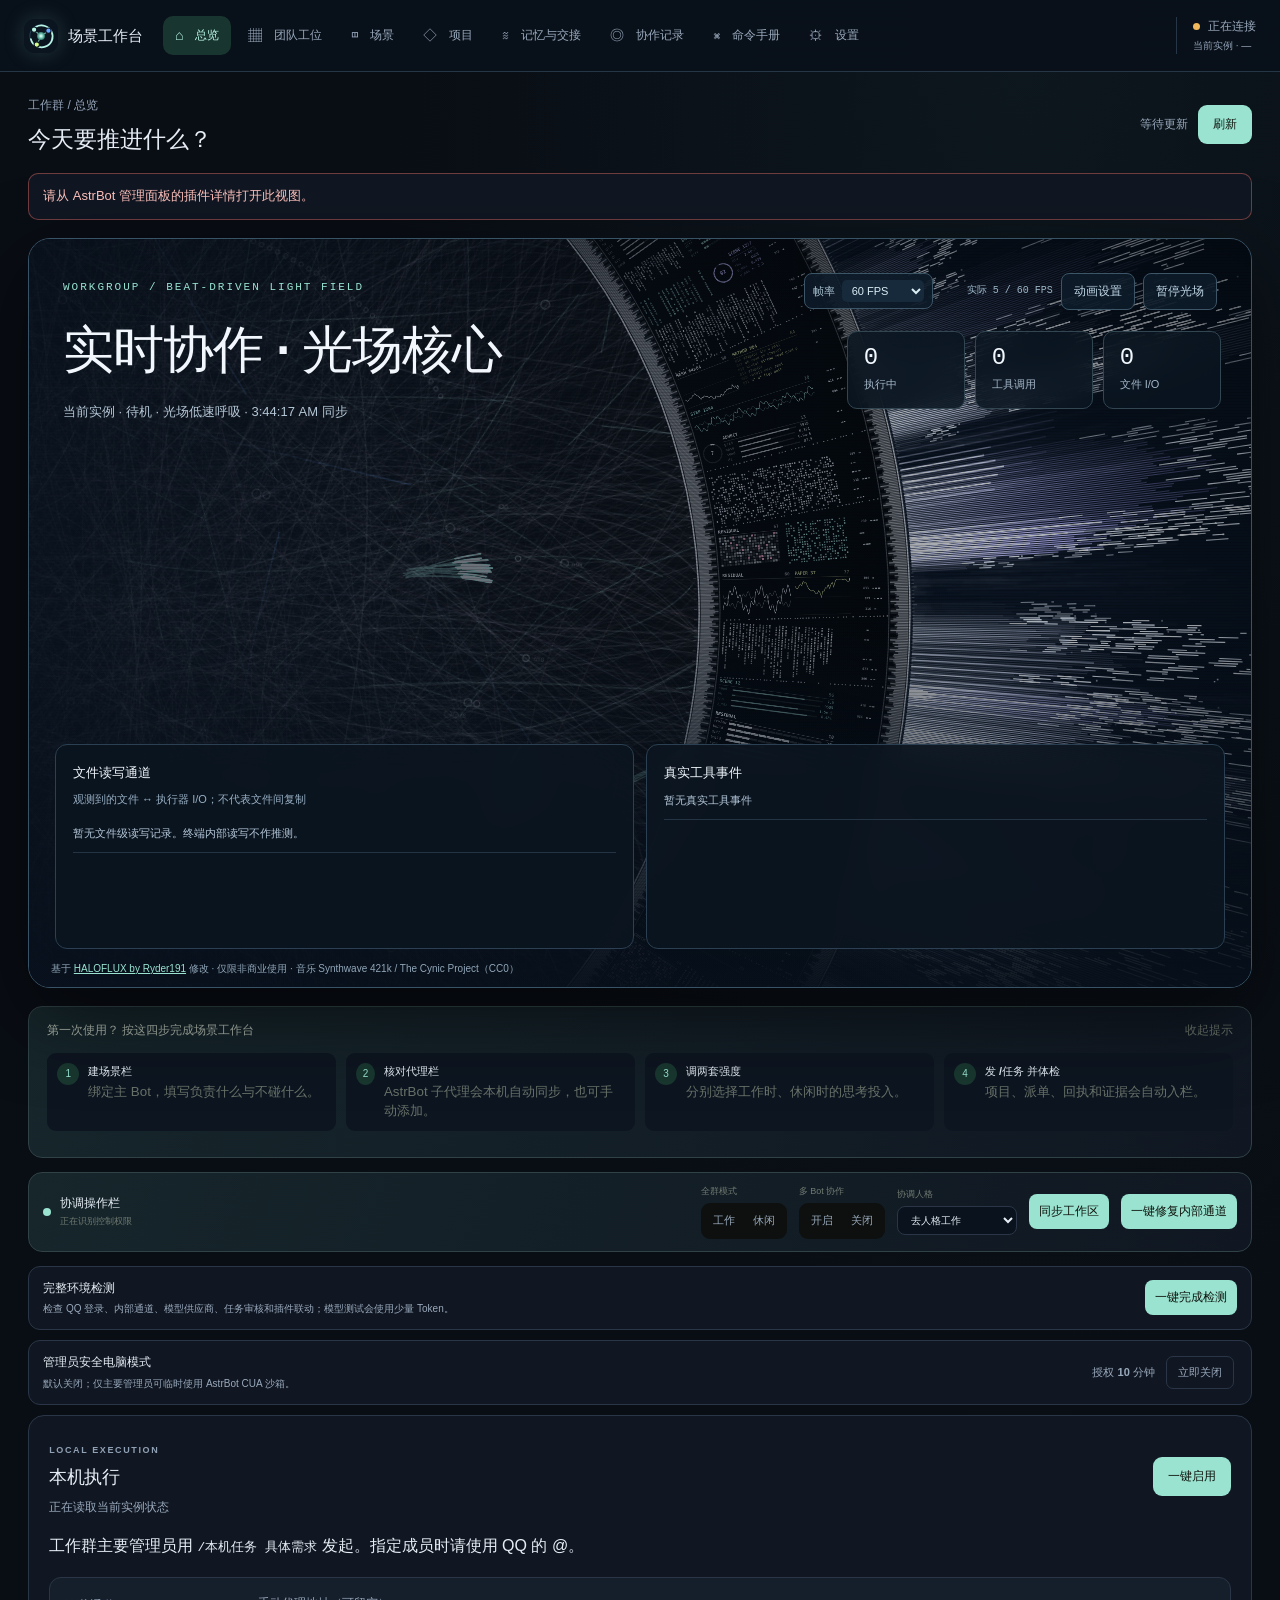
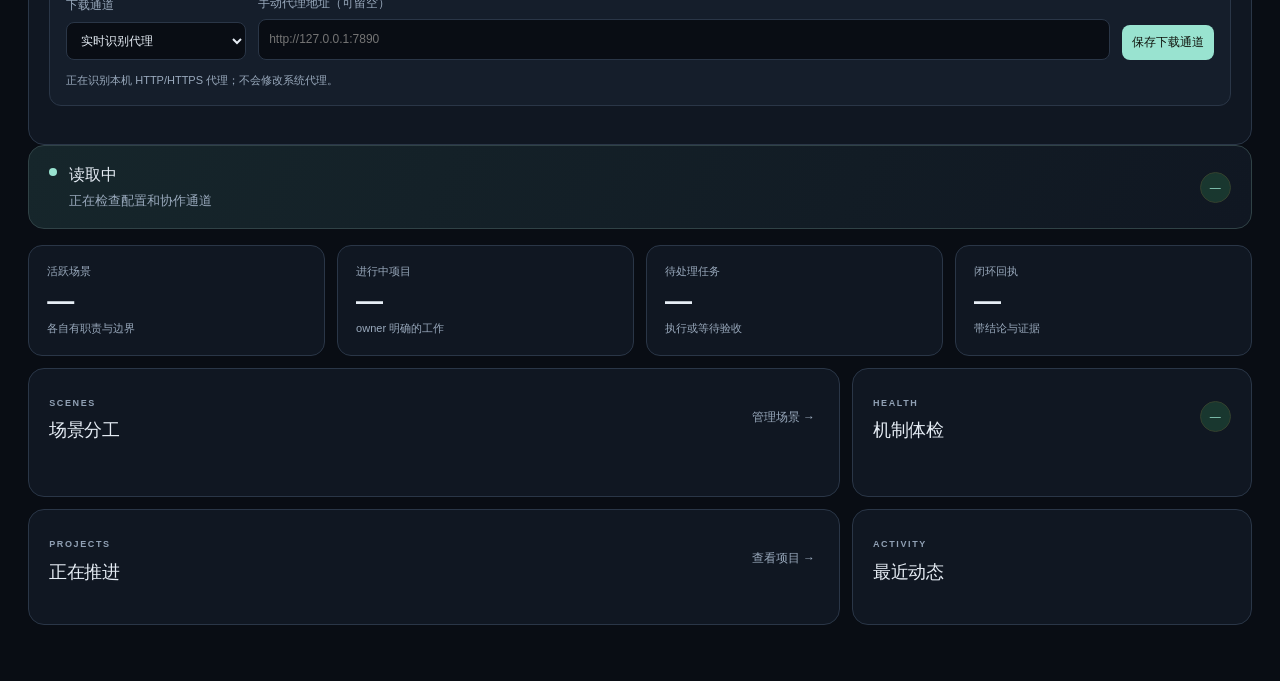
<file: views/workgroup/index.html>
<!doctype html>
<html lang="zh-CN">
<head>
  <meta charset="utf-8">
  <meta name="viewport" content="width=device-width, initial-scale=1">
  <meta name="color-scheme" content="dark">
  <title>场景工作台</title>
  <link rel="icon" href="./workgroup-icon.svg" type="image/svg+xml">
  <link rel="stylesheet" href="./style.css?v=1.3.1-theme1">
  <script src="./live-halo.js?v=1.3.1-theme1" defer></script>
  <script src="./team-board.js?v=1.3.1" defer></script>
  <script src="./app.js?v=1.3.1-proxy1" defer></script>
</head>
<body>
  <div class="app-shell">
    <aside class="sidebar">
      <div class="brand"><span class="brand-glyph" aria-hidden="true"><svg viewBox="0 0 64 64"><defs><linearGradient id="brand-ring" x1="8" y1="8" x2="56" y2="56"><stop stop-color="#b8f5e5"/><stop offset="1" stop-color="#67a7ff"/></linearGradient><radialGradient id="brand-core"><stop stop-color="#f5fff9"/><stop offset=".35" stop-color="#99e3d0"/><stop offset="1" stop-color="#2e766b"/></radialGradient></defs><rect width="64" height="64" rx="17" fill="#0b1520"/><circle cx="32" cy="32" r="21" fill="none" stroke="#253d50" stroke-width="2"/><path d="M13 38c3 12 16 18 27 14 12-4 17-17 12-28C47 13 33 9 22 15" fill="none" stroke="url(#brand-ring)" stroke-width="3.2" stroke-linecap="round"/><path d="M20 22 31 31m13-7-11 7m-1 2-7 13" stroke="#79bcb0" stroke-width="2" stroke-linecap="round"/><circle cx="32" cy="32" r="7.5" fill="url(#brand-core)"/><circle cx="19" cy="20" r="5" fill="#b8f5e5" stroke="#0b1520" stroke-width="2"/><circle cx="46" cy="22" r="5" fill="#67a7ff" stroke="#0b1520" stroke-width="2"/><circle cx="24" cy="48" r="5" fill="#d4ff8b" stroke="#0b1520" stroke-width="2"/></svg></span><div><strong>场景工作台</strong><small>ASTRBOT WORKGROUP</small></div></div>
      <nav aria-label="工作台导航">
        <button class="nav-item active" data-view="overview"><span>⌂</span>总览</button>
        <button class="nav-item" data-view="team"><span>▦</span>团队工位</button>
        <button class="nav-item" data-view="scenes"><span>◫</span>场景</button>
        <button class="nav-item" data-view="projects"><span>◇</span>项目</button>
        <button class="nav-item" data-view="memory"><span>≋</span>记忆与交接</button>
        <button class="nav-item" data-view="collaboration"><span>◎</span>协作记录</button>
        <button class="nav-item" data-view="commands"><span>⌘</span>命令手册</button>
        <button class="nav-item" data-view="settings"><span>⚙</span>设置</button>
      </nav>
      <div class="sidebar-foot"><div><span id="connection-dot" class="dot"></span><span id="connection-text">正在连接</span></div><small id="instance-label">当前实例 · —</small></div>
    </aside>
    <main class="main">
      <header class="topbar">
        <div><span class="crumb">工作群 / <b id="view-title">总览</b></span><h1 id="page-title">今天要推进什么？</h1></div>
        <div class="top-actions"><span id="updated">等待更新</span><button id="refresh">刷新</button></div>
      </header>
      <div id="notice" class="notice">正在读取工作台…</div>

      <section class="view active" data-page="overview">
        <section class="halo-console" aria-label="节拍驱动协作光场">
          <iframe id="halo-visual" src="./halo.html?v=1.3.1-theme2" title="HALOFLUX 节拍驱动协作光场" loading="eager"></iframe>
          <div class="halo-heading"><span>WORKGROUP / BEAT-DRIVEN LIGHT FIELD</span><h2>实时协作 · 光场核心</h2><div class="halo-controls"><label for="halo-fps">帧率 <select id="halo-fps" aria-label="光环目标帧率"><option value="30">30 FPS</option><option value="45">45 FPS</option><option value="60" selected>60 FPS</option><option value="90">90 FPS</option><option value="120">120 FPS</option></select></label><output id="halo-fps-readout" for="halo-fps">实际 — FPS</output><button id="halo-style-toggle" type="button" aria-expanded="false" aria-controls="halo-style-panel">动画设置</button><button id="halo-visual-toggle" type="button" aria-pressed="false">暂停光场</button></div><p id="halo-live-status">等待真实执行事件</p></div>
          <aside id="halo-style-panel" class="halo-style-panel" aria-label="HALOFLUX 动画设置" hidden><div class="halo-style-head"><div><b>HALOFLUX 动画设置</b><small>节拍驱动光场 · 设置仅保存在当前浏览器</small></div><button id="halo-style-close" type="button" aria-label="关闭动画设置">×</button></div><label>视觉预设<select id="halo-theme-preset"><option value="mint">薄荷协作</option><option value="ocean">深海蓝</option><option value="neon">霓虹紫</option><option value="gold">暖金</option><option value="custom">自定义</option></select></label><div class="halo-color-grid"><label>背景色<input id="halo-bg-color" type="color" value="#08111d"></label><label>文字色<input id="halo-text-color" type="color" value="#f1f7fc"></label><label>光场色<input id="halo-glow-color" type="color" value="#99e3d0"></label><label>强调色<input id="halo-accent-color" type="color" value="#67a7ff"></label></div><label>柔光强度 <output id="halo-glow-value">100%</output><input id="halo-glow-strength" type="range" min="0" max="200" step="5" value="100"></label><label>淡入速度<select id="halo-fade-speed"><option value="0">关闭淡入</option><option value="300">快速 · 0.3 秒</option><option value="700" selected>自然 · 0.7 秒</option><option value="1200">柔和 · 1.2 秒</option><option value="2000">缓慢 · 2 秒</option></select></label><div class="halo-music-settings"><div><b>背景音乐</b><small>Synthwave 421k · CC0</small></div><button id="halo-music-toggle" type="button" aria-pressed="false">播放音乐</button><label>音量 <output id="halo-volume-value">35%</output><input id="halo-music-volume" type="range" min="0" max="100" step="1" value="35"></label></div><button id="halo-style-reset" class="halo-style-reset" type="button">恢复默认外观</button></aside>
          <div class="halo-stats" id="halo-stats"></div>
          <div class="halo-bottom"><div class="halo-flow"><b>文件读写通道</b><small>观测到的文件 ↔ 执行器 I/O；不代表文件间复制</small><div id="halo-file-flow"></div></div><div class="halo-feed"><b>真实工具事件</b><div id="halo-event-feed"></div></div></div>
          <div class="halo-credit">基于 <a href="https://github.com/Ryder191/haloflux" target="_blank" rel="noopener">HALOFLUX by Ryder191</a> 修改 · 仅限非商业使用 · 音乐 Synthwave 421k / The Cynic Project（CC0）</div>
        </section>
        <details class="usage-guide" open><summary><span><b>第一次使用？</b> 按这四步完成场景工作台</span><span>收起提示</span></summary><div class="guide-steps"><div><i>1</i><span><b>建场景栏</b><small>绑定主 Bot，填写负责什么与不碰什么。</small></span></div><div><i>2</i><span><b>核对代理栏</b><small>AstrBot 子代理会本机自动同步，也可手动添加。</small></span></div><div><i>3</i><span><b>调两套强度</b><small>分别选择工作时、休闲时的思考投入。</small></span></div><div><i>4</i><span><b>发 /任务 并体检</b><small>项目、派单、回执和证据会自动入栏。</small></span></div></div><div id="integration-status" class="integration-status"></div></details>
        <section class="control-dock"><div class="control-title"><span class="pulse"></span><div><b>协调操作栏</b><small id="control-role-note">正在识别控制权限</small></div></div><div class="control-group"><span>全群模式</span><div class="segmented"><button id="control-mode-work">工作</button><button id="control-mode-chat">休闲</button></div></div><div class="control-group"><span>多 Bot 协作</span><div class="segmented"><button id="control-collab-on">开启</button><button id="control-collab-off">关闭</button></div></div><div class="control-group"><span>协调人格</span><select id="control-persona"><option value="clean">去人格工作</option><option value="preserve">保留人格工作</option></select></div><button id="control-sync" class="dock-button">同步工作区</button><button id="channel-repair" class="dock-button">一键修复内部通道</button></section>
        <section class="diagnostic-panel"><div><b>完整环境检测</b><small>检查 QQ 登录、内部通道、模型供应商、任务审核和插件联动；模型测试会使用少量 Token。</small></div><button id="diagnostics-run" class="dock-button">一键完成检测</button></section><div id="diagnostic-results" class="diagnostic-results"></div>
        <section class="diagnostic-panel"><div><b>管理员安全电脑模式</b><small id="computer-status">默认关闭；仅主要管理员可临时使用 AstrBot CUA 沙箱。</small></div><div class="segmented"><button id="computer-authorize" class="dock-button">授权 10 分钟</button><button id="computer-disable" class="dock-button ghost">立即关闭</button></div></section>
        <section class="card">
          <div class="card-head">
            <div><span class="kicker">LOCAL EXECUTION</span><h2>本机执行</h2><p id="native-execution-status">正在读取当前实例状态</p></div>
            <button id="native-execution-toggle" class="dock-button">一键启用</button>
          </div>
          <p>工作群主要管理员用 <code>/本机任务 具体需求</code> 发起。指定成员时请使用 QQ 的 @。</p>
          <form id="download-settings-form" class="download-settings"><label>下载通道<select name="mode"><option value="detect">实时识别代理</option><option value="auto">实时识别代理，失败后直连</option><option value="proxy">手动指定代理</option><option value="direct">直接连接</option></select></label><label>手动代理地址（可留空）<input name="proxy_url" type="url" placeholder="http://127.0.0.1:7890" autocomplete="off"></label><button type="submit" class="dock-button">保存下载通道</button><small id="download-settings-status">正在识别本机 HTTP/HTTPS 代理；不会修改系统代理。</small></form>
          <div id="native-execution-runs" class="timeline"></div>
        </section>
        <div class="status-strip"><div><span class="pulse"></span><strong id="system-status">读取中</strong><small id="system-detail">正在检查配置和协作通道</small></div><div class="mode-chip" id="mode-chip">—</div></div>
        <div class="metric-grid">
          <article><span>活跃场景</span><strong id="metric-scenes">—</strong><small>各自有职责与边界</small></article>
          <article><span>进行中项目</span><strong id="metric-projects">—</strong><small>owner 明确的工作</small></article>
          <article><span>待处理任务</span><strong id="metric-running">—</strong><small>执行或等待验收</small></article>
          <article><span>闭环回执</span><strong id="metric-receipts">—</strong><small>带结论与证据</small></article>
        </div>
        <div class="dashboard-grid">
          <section class="card span-2"><div class="card-head"><div><span class="kicker">SCENES</span><h2>场景分工</h2></div><button class="text-button" data-go="scenes">管理场景 →</button></div><div id="scene-preview" class="scene-grid"></div></section>
          <section class="card health-card"><div class="card-head"><div><span class="kicker">HEALTH</span><h2>机制体检</h2></div><span id="health-badge" class="badge">—</span></div><div id="health-summary" class="health-summary"></div><div id="health-issues" class="issue-list"></div></section>
          <section class="card span-2"><div class="card-head"><div><span class="kicker">PROJECTS</span><h2>正在推进</h2></div><button class="text-button" data-go="projects">查看项目 →</button></div><div id="project-preview" class="project-list"></div></section>
          <section class="card"><div class="card-head"><div><span class="kicker">ACTIVITY</span><h2>最近动态</h2></div></div><div id="audit-preview" class="timeline"></div></section>
        </div>
      </section>

      <section class="view" data-page="team">
        <div class="team-banner"><div><span class="kicker">TEAM CONTROL</span><h2>每一份工作，都有迹可循</h2><p>成员工位与任务阶段来自工作台真实记录，每 2.5 秒轮询。其他实例的本机工具事件暂不汇总。</p></div><strong id="team-attention">等待数据</strong></div>
        <div class="page-actions"><label>搜索任务、Bot 或工具<input id="team-search" type="search" placeholder="输入关键词筛选" autocomplete="off"></label><button id="team-export">导出执行快照</button></div>
        <div id="team-kanban" class="team-kanban"></div>
        <div class="page-intro"><h2>成员工位</h2><p>配置模型不代表本轮实际模型；执行状态与 QQ 登录状态分别展示。</p></div><div id="team-desks" class="team-desks"></div>
      </section>
      <section class="view" data-page="scenes"><div class="page-actions"><p>一个 Bot 对应一个工作场景。职责、边界和口吻都在这里维护。</p><button id="new-scene">＋ 新建场景</button></div><div id="scene-list" class="scene-grid full"></div></section>

      <section class="view" data-page="projects"><div class="page-actions"><div class="segmented"><button class="active" data-project-filter="open">进行中</button><button data-project-filter="done">已完成</button><button data-project-filter="archived">归档</button><button data-project-filter="all">全部</button></div><button id="new-project">＋ 新建项目</button></div><div id="project-list" class="project-list full"></div></section>

      <section class="view" data-page="memory"><div class="page-intro"><span class="kicker">MEMORY IN FILES</span><h2>记忆不押在聊天记录里</h2><p>每个场景保留一份短交接：当前项目、关键变化、下一步和卡点。交接控制在 4 KB 内。</p></div><div id="memory-list" class="memory-grid"></div></section>

      <section class="view" data-page="collaboration">
        <div class="metric-grid compact"><article><span>登记 Bot</span><strong id="collab-bots">—</strong></article><article><span>在线成员</span><strong id="collab-peers">—</strong></article><article><span>累计任务</span><strong id="collab-tasks">—</strong></article><article><span>Token 调用</span><strong id="collab-calls">—</strong></article></div>
        <div class="dashboard-grid two"><section class="card"><div class="card-head"><div><span class="kicker">TASK FLOW</span><h2>任务与子任务</h2></div></div><div id="task-list" class="task-list"></div></section><section class="card"><div class="card-head"><div><span class="kicker">RECEIPTS</span><h2>回执台账</h2></div></div><div id="receipt-list" class="receipt-list"></div></section><section class="card"><div class="card-head"><div><span class="kicker">KNOWLEDGE</span><h2>共享知识</h2></div></div><div id="knowledge-list" class="plain-list"></div></section><section class="card"><div class="card-head"><div><span class="kicker">LOGS</span><h2>运行日志</h2></div></div><div id="log-list" class="plain-list logs"></div></section></div>
      </section>

      <section class="view" data-page="commands">
        <div class="page-intro"><span class="kicker">COMMANDS</span><h2>工作群命令手册</h2><p>复制命令后替换示例参数。指定 Bot 时，请在 QQ 中使用真实 @。</p></div>
        <div id="command-reference" class="dashboard-grid two"></div>
      </section>
      <section class="view" data-page="settings">
        <section class="settings-card instance-card"><div class="card-head"><div><span class="kicker">INSTANCE CONTROL</span><h2>Bot 公开运行设置</h2><p>协调 Bot 可控制所有实例；成员只能修改自己。密钥、路径与私有交接不会同步。</p></div></div><div id="instance-settings-list" class="instance-settings-list"></div></section>
        <form id="settings-form" class="settings-card" autocomplete="off">
          <div class="card-head"><div><span class="kicker">PRIVATE CONNECTION</span><h2>当前实例的私有连接设置</h2><p>这里只保留连接、路径和密钥，避免与上方运行设置重复。</p></div><button id="save-settings" type="submit">保存并应用</button></div>
          <div class="settings-grid">
            <label>工作群 QQ 群号<input name="work_group_id" inputmode="numeric"></label><label>主要管理员 QQ 号<input name="owner_qq_id" inputmode="numeric"></label><label>协调 Bot QQ 号<input name="coordinator_bot_id" inputmode="numeric"></label><label>允许加入的 Bot<input name="bot_ids" placeholder="逗号分隔；可留空"></label>
            <label>内部传输方式<select name="transport_mode"><option value="auto">自动内部通道（推荐）</option><option value="local">强制本机内部通道</option></select><small>WG 协议不会发送到 QQ 群。</small></label>
            <label class="wide">本机共享通道目录<input name="local_channel_dir" placeholder="三个实例必须填写同一个绝对路径"><small>例如 D:\AstrBot\shared\workgroup_channel</small></label><label class="wide">工作站文件夹<input name="workstation_dir" placeholder="可选：只读取顶层文件名作为背景"></label>
            <label>安全电脑模式<select name="computer_control_enabled"><option value="false">关闭（推荐默认）</option><option value="true">开启管理员临时授权</option></select><small>仅 CUA 沙箱；不开放宿主机终端、Python 或任意路径写入。</small></label><label>单次最长授权<select name="computer_session_max_minutes"><option value="5">5 分钟</option><option value="10">10 分钟</option><option value="15">15 分钟</option><option value="30">30 分钟</option></select></label>
            <label class="wide">Bot 能力表 JSON<textarea name="bot_roster" rows="7" spellcheck="false">{}</textarea></label><label class="wide">任务记录路径<input name="task_store" placeholder="留空使用 AstrBot 默认路径"></label><label class="wide">共享密钥<input name="protocol_secret" type="password" autocomplete="new-password" placeholder="留空保持已有密钥"><small id="secret-state"></small></label>
          </div><div id="settings-feedback" class="form-feedback">尚未保存。</div>
        </form>
      </section>
    </main>
  </div>
  <dialog id="team-detail"><div class="dialog-head"><h2 id="team-detail-title">执行详情</h2><button id="team-detail-close" type="button">关闭</button></div><div id="team-detail-body"></div></dialog>
  <dialog id="editor-dialog"><form id="editor-form" method="dialog"><div class="dialog-head"><div><span id="editor-kicker" class="kicker">EDIT</span><h2 id="editor-title">编辑</h2></div><button type="button" id="editor-close" class="icon-button">×</button></div><div id="editor-fields" class="editor-fields"></div><div class="dialog-actions"><span id="editor-feedback"></span><button type="button" id="editor-cancel" class="ghost">取消</button><button type="submit">保存</button></div></form></dialog>
</body>
</html>
</file>
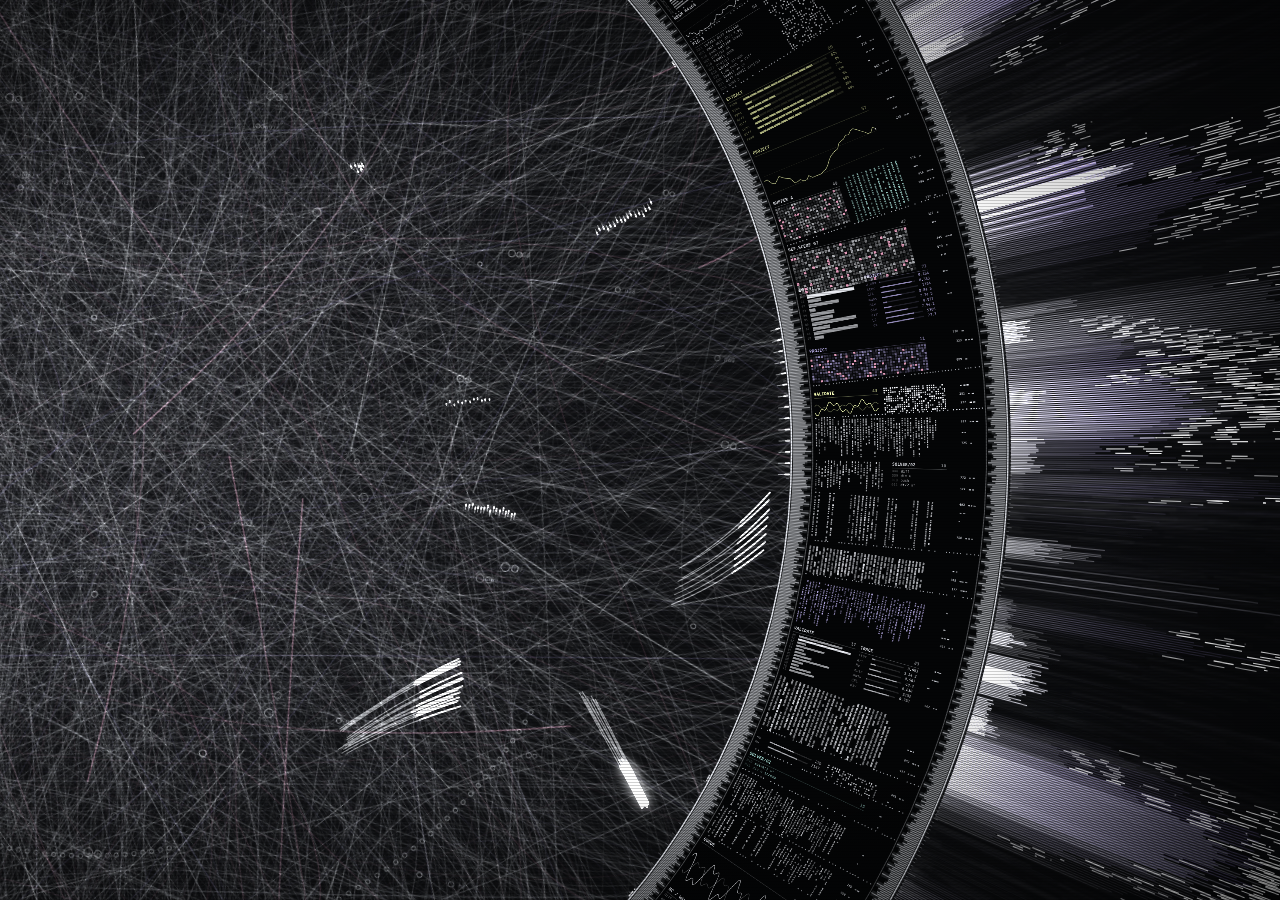
<file: views/workgroup/halo.html>
<!doctype html>
<!--
  HALOFLUX - Copyright (c) 2026 Ryder191 (RYDER CODE / Ms MAIKEBAIs CAT). All rights reserved.
  https://github.com/Ryder191/haloflux

  Source code and audiovisual design are original works protected by copyright.
  Licensed under the PolyForm Noncommercial License 1.0.0 (see LICENSE).
  Noncommercial use only. ANY COMMERCIAL USE IS STRICTLY PROHIBITED.
  Keep this notice and credit "HALOFLUX by Ryder191" when sharing or remixing.

  源代码与视觉设计均为原创作品，受著作权保护。按 PolyForm Noncommercial 1.0.0 授权。
  仅限非商业用途，严格禁止任何商业用途。转载或二创须保留本声明并注明出处。
-->
<html lang="en">
<head>
<meta charset="utf-8">
<meta name="viewport" content="width=device-width, initial-scale=1">
<title>HALOFLUX · Workgroup Live Core</title>


<style>
:root{
  --bg:#08090b; --panel:#0e0f12; --line:#25282e; --line2:#3a3e46;
  --text:#cfd2d8; --dim:#6b6f78; --faint:#3f434a; --white:#f4f5f7;
  --pink:#f0a6c6; --teal:#98e0cf;
}
*{box-sizing:border-box}
html,body{margin:0;height:100%;background:var(--bg);color:var(--text);font-family:"JetBrains Mono",Consolas,monospace;overflow:hidden}
.app{display:grid;grid-template-rows:auto minmax(0,1fr) auto;height:100vh}

/* ---------- header ---------- */
header{display:grid;grid-template-columns:minmax(240px,1.7fr) repeat(5,minmax(0,1fr));align-items:end;border-bottom:1px solid var(--line);padding:10px 18px 0;background:#0a0b0d}
.brand h1{white-space:nowrap;margin:0;font-size:21px;font-weight:800;letter-spacing:1.5px;color:var(--white)}
.brand p{margin:3px 0 9px;font-size:9px;color:var(--dim);letter-spacing:1.2px}
.kpi{padding:0 10px 9px;position:relative}
.kpi .k{font-size:9px;color:var(--dim);letter-spacing:1.2px}
.kpi .v{font-size:14px;font-weight:800;color:var(--white);font-variant-numeric:tabular-nums}
.kpi .v.pink{color:var(--pink)}
.kpi .seg{position:absolute;left:10px;right:0;bottom:-1px;height:2px;background:var(--line)}
.kpi .seg i{display:block;height:100%;background:var(--text);width:0;transition:width 1.2s ease}

/* ---------- stage ---------- */
.stage{position:relative;min-height:0;overflow:hidden}
#stage{position:absolute;inset:0;width:100%;height:100%;display:block}
.stage::after{content:"";position:absolute;inset:0;pointer-events:none;
  background:repeating-linear-gradient(0deg,rgba(0,0,0,.18) 0 1px,transparent 1px 3px),
             radial-gradient(ellipse at 40% 50%,transparent 55%,rgba(0,0,0,.55) 100%)}
.ov{position:absolute;font-size:9px;letter-spacing:1px;color:var(--text);pointer-events:none;z-index:2}
.chk{left:0;top:0;will-change:transform;background:rgba(8,9,11,.85);border:1px solid var(--line2);padding:5px 8px;transition:opacity .4s}
.chk b{display:block;font-size:8px;color:var(--dim);font-weight:600;margin-bottom:3px}
.chk span{font-size:12px;color:var(--white);font-weight:600;white-space:nowrap}
.console{top:10px;right:14px;border:1px solid var(--line2);padding:3px 8px;background:rgba(8,9,11,.8)}
.music{top:10px;right:104px;z-index:3;pointer-events:auto;display:flex;align-items:center;gap:6px;border:1px solid var(--line2);padding:2px 8px;background:rgba(8,9,11,.8);user-select:none}
.music .mbtn{cursor:pointer;display:flex;align-items:center;gap:5px}
.music:hover{border-color:#cfd2d8}
.music .mbtn:hover em{color:#fff}
.music em{font-style:normal;white-space:nowrap}
.music.on em{color:var(--white)}
.music.wait em{animation:bl 1s steps(1) infinite}
.music .eq{display:inline-flex;align-items:flex-end;gap:1px;height:8px}
.music .eq b{display:block;width:2px;height:2px;background:var(--dim)}
.music.on .eq b{background:var(--white);animation:eqb .9s ease-in-out infinite}
.music.on .eq b:nth-child(2){animation-delay:-.3s}
.music.on .eq b:nth-child(3){animation-delay:-.6s}
@keyframes eqb{0%,100%{height:2px}50%{height:8px}}
.music input[type=range]{width:70px;height:10px;margin:0;accent-color:#cfd2d8;cursor:pointer}
.music .mval{width:16px;text-align:right;color:var(--dim);font-variant-numeric:tabular-nums}
.status{right:16px;bottom:12px;text-align:right}
.status .big{font-size:11px;color:var(--white);font-weight:800}
.status .sm{color:var(--dim);font-size:8px;margin-top:2px}

/* ---------- panels ---------- */
.panels{display:grid;grid-template-columns:repeat(4,minmax(0,1fr));gap:8px;padding:8px 12px 12px;border-top:1px solid var(--line);background:#0a0b0d}
.p{border:1px solid var(--line);background:var(--panel);padding:7px 10px 6px;height:clamp(118px,17vh,168px);display:flex;flex-direction:column;overflow:hidden;min-width:0}
.p h3{margin:0 0 5px;font-size:9px;font-weight:800;letter-spacing:1.3px;color:var(--white);white-space:nowrap}
.p .cap{margin-top:auto;font-size:8px;color:var(--dim);padding-top:3px;white-space:nowrap;overflow:hidden}
.p canvas{width:100%;flex:1;min-height:0;display:block}

.feed{flex:1;min-height:0;display:flex;flex-direction:column;justify-content:flex-end;font-size:9px;line-height:1.4;overflow:hidden}
.feed div{white-space:nowrap;color:var(--dim)}
.feed div:last-child{color:var(--white);font-weight:600}
.n{color:var(--faint);margin-right:8px}
.vb{display:inline-block;width:42px;font-weight:800}
.vb.build{color:var(--pink)} .vb.check{color:var(--text)} .vb.read{color:var(--teal)} .vb.qa{color:var(--white)}

.btns{display:flex;gap:4px;margin-top:4px}
.btns span{flex:1;font-size:8px;border:1px solid var(--line2);padding:1px 5px;color:var(--dim);transition:all .3s}
.btns span.on{background:#cfd2d8;color:#000;border-color:#cfd2d8}

.code{flex:1;min-height:0;font-size:9px;line-height:1.45;overflow:hidden;display:flex;flex-direction:column;justify-content:flex-end}
.code div{white-space:nowrap}
.code .ln{color:var(--faint);margin-right:10px}
.code .fn{color:var(--white);font-weight:800}
.code .op{color:var(--dim)}
.caret{display:inline-block;width:6px;height:10px;background:var(--white);vertical-align:-1px;animation:bl 1s steps(1) infinite}
@keyframes bl{50%{opacity:0}}

.routes{display:grid;grid-template-columns:1.2fr repeat(3,1fr);gap:3px 6px;font-size:8px;align-content:start}
.routes .h{color:var(--dim);font-weight:800;letter-spacing:1px}
.routes .nm{color:var(--text);white-space:nowrap;overflow:hidden}
.chip{display:inline-block;padding:0 4px;border:1px solid var(--line2);border-radius:2px;color:var(--faint);line-height:11px;transition:all .3s}
.chip.on{background:#d6d8dd;color:#000;border-color:#d6d8dd}
.chip.done{background:#2b2e34;color:var(--text);border-color:#2b2e34}
.chip.pk{background:rgba(240,166,198,.25);color:var(--pink);border-color:rgba(240,166,198,.5)}

.agents{display:grid;grid-template-columns:1fr 1fr;gap:2px 12px;font-size:8px;align-content:start}
.ag{display:flex;align-items:center;gap:5px;white-space:nowrap}
.ag .id{color:var(--faint)} .ag .rl{width:36px;color:var(--text);font-weight:600}
.ag .cells{display:flex;gap:1px}
.ag .cells i{width:7px;height:7px;background:#1d1f24}
.ag .st{color:var(--dim);overflow:hidden}
.ag .st.w{color:var(--white)}

@media (max-width:1000px){
  html,body{overflow:auto}
  .app{height:auto}
  .stage{height:62vh}
  header{grid-template-columns:repeat(3,minmax(0,1fr));gap:6px 0}
  .brand{grid-column:1/-1}
  .panels{grid-template-columns:repeat(2,minmax(0,1fr))}
  .p{height:150px}
}
@media (max-width:520px){
  header{padding:10px 16px 0}
  .panels{grid-template-columns:minmax(0,1fr);padding:8px 16px 16px}
}
</style>
<style>
.app{display:block;height:100vh}header,.panels,footer,.ov,#cfg{display:none!important}
#stageWrap{height:100vh;width:100%;position:relative}.stage{border:0}
</style></head>
<body>
<div class="app">
  <header>
    <div class="brand"><h1>RYDER CODE / Ms MAIKEBAIs CAT</h1><p>RESEARCH PAPERS → REPRODUCIBLE EXPERIMENTS</p></div>
    <div class="kpi"><div class="k">PAPERS</div><div class="v" id="k0">64</div><div class="seg"><i></i></div></div>
    <div class="kpi"><div class="k">AGENTS</div><div class="v pink" id="k1">12</div><div class="seg"><i></i></div></div>
    <div class="kpi"><div class="k">METHODS</div><div class="v" id="k2">11</div><div class="seg"><i></i></div></div>
    <div class="kpi"><div class="k">REF. SCENES</div><div class="v" id="k3">28</div><div class="seg"><i></i></div></div>
    <div class="kpi"><div class="k">FURTHER REVIEW</div><div class="v" id="k4">4</div><div class="seg"><i></i></div></div>
  </header>

  <div class="stage" id="stageWrap">
    <canvas id="stage"></canvas>
    <div class="ov console">◱ CONSOLE</div>
    <div class="ov music" id="bgm">
      <span class="mbtn" id="bgmBtn" title="开/关背景音乐（M 键）"><i class="eq"><b></b><b></b><b></b></i><em id="bgmTxt">BGM OFF</em></span>
      <input type="range" id="bgmVol" min="0" max="100" step="1" value="60" title="音量">
      <span class="mval" id="bgmVal">60</span>
    </div>

    <div class="ov chk" id="chk"><b id="chkK">STABILITY CHECK</b><span id="chkV">CFL = |u| Δt / Δx</span></div>
    <div class="ov status"><div class="big" id="stBig">7 / 11 METHODS · 4 PENDING</div><div class="sm">independent runs · shared event bus</div></div>
  </div>

  <section class="panels">
    <div class="p"><h3>INVESTIGATION FEED</h3><div class="feed" id="feed"></div></div>
    <div class="p"><h3>ADVECTION / PARTICLE SOLVER</h3><canvas id="cAdv"></canvas>
      <div class="btns" id="advBtns"><span class="on">ADVECT</span><span>PROJECT</span><span>RENDER</span></div></div>
    <div class="p"><h3>METHOD WORKSPACE</h3><div class="code" id="code"></div></div>
    <div class="p"><h3>SHARED SCENE / DIFFERENCE FIELD</h3><canvas id="cDiff"></canvas><div class="cap">same input · local difference · inspect source</div></div>
    <div class="p"><h3>SOURCE / EXTRACTION ROUTES</h3><div class="routes" id="routes"></div><div class="cap">pages → equations → runnable source</div></div>
    <div class="p"><h3>VALIDATION / SAMPLE BUFFER</h3><canvas id="cVal"></canvas><div class="cap">illustrative / source check required</div></div>
    <div class="p"><h3>12 AGENTS / DISPATCH</h3><div class="agents" id="agents"></div><div class="cap">independent jobs / shared event bus</div></div>
    <div class="p"><h3>METHOD / REFERENCE INDEX</h3><canvas id="cIdx"></canvas><div class="cap">28 scenes / 7 matched / 4 further review</div></div>
  </section>
</div>

<script>
const TAU = Math.PI * 2, rnd = Math.random;
const rr = (a, b) => a + rnd() * (b - a);
const pick = a => a[(rnd() * a.length) | 0];
const gauss = () => (rnd() + rnd() + rnd() - 1.5) / 1.5;
let DPR = Math.min(window.devicePixelRatio || 1, 1);
const FONT = '"JetBrains Mono",Consolas,monospace';

function mk(w, h) {
  const c = document.createElement('canvas');
  c.width = Math.max(1, Math.ceil(w * DPR)); c.height = Math.max(1, Math.ceil(h * DPR));
  c.x = c.getContext('2d'); c.x.setTransform(DPR, 0, 0, DPR, 0, 0);
  return c;
}
function fit(c) {
  const r = c.getBoundingClientRect();
  c.width = Math.max(1, Math.round(r.width * DPR)); c.height = Math.max(1, Math.round(r.height * DPR));
  const x = c.getContext('2d'); x.setTransform(DPR, 0, 0, DPR, 0, 0);
  c.w = r.width; c.h = r.height; c.x = x;
  return c;
}

/* =========================================================
   MAIN STAGE
   ========================================================= */
const stage = document.getElementById('stage'); let S = stage.getContext('2d'); const S_MAIN = S;
let W, H, cx, cy, R, RO, RMAX, thV, thS;
let webBase, webLayers = [], layerEnv = [0, 0, 0], trailC, glowC, laneC;
let curves = [], runners = [], comets = [], cards = [], wedges = [], pulses = [];
let webRot = 0, ringRot = 0, ringVel = 0, OSTEP = 0.0038;
const GS = 3; // glow buffer downscale
const FS = 0.5; let farC; // far-layer buffer (depth of field)
const HAS_FILTER = 'filter' in S;
const easeIO = t => t < 0.5 ? 4 * t * t * t : 1 - Math.pow(-2 * t + 2, 3) / 2;
const easeO = t => 1 - Math.pow(1 - t, 3);

/* ---------- live configuration (driven by the console) ---------- */
// [key, label, min, max, step, group, rebuild]
const PARAMS = [
  ['tempo', '整体节拍速度', 0.4, 2.5, 0.05, '全局'],
  ['camera', '自动运镜 (0关 1开)', 0, 1, 1, '全局'],
  ['camZoom', '运镜推近幅度', 0, 2, 0.05, '全局'],
  ['glow', '柔光层强度', 0, 1.5, 0.05, '全局'],
  ['scan', '扫描线 (0关 1开)', 0, 1, 1, '全局'],

  ['ringSpeed', '圆环转动幅度/速度', 0, 3, 0.05, '圆环'],
  ['ringPause', '圆环停顿时长', 0, 3, 0.05, '圆环'],
  ['ringWidth', '环带厚度', 0.6, 1.6, 0.02, '圆环', 'resize'],
  ['rimBright', '内外缘细线亮度', 0, 2, 0.05, '圆环'],
  ['rimWidth', '内外缘细线带宽度', 0.3, 2.5, 0.05, '圆环', 'slots'],
  ['dataFlicker', '数据块刷新/闪烁', 0, 4, 0.1, '圆环'],

  ['webBright', '底层网线亮度', 0.1, 3, 0.05, '圈内', 'web'],
  ['webPulseBase', '网线闪烁层基础亮度', 0, 1, 0.02, '圈内'],
  ['webPulseAmp', '网线闪烁层节拍亮度', 0, 1, 0.02, '圈内'],
  ['webSpin', '网线整体转速', 0, 5, 0.1, '圈内'],
  ['runnerCount', '单独亮线 数量', 0, 900, 1, '圈内'],
  ['runnerBright', '单独亮线 亮度', 0, 2, 0.05, '圈内'],
  ['runnerWidth', '单独亮线 粗细', 0.3, 3, 0.05, '圈内'],
  ['runnerSpeed', '单独亮线 速度', 0.1, 4, 0.05, '圈内'],
  ['runnerVariety', '单独亮线 速度差异', 0, 1, 0.05, '圈内'],
  ['cometPerBeat', '成组光束 每拍数量', 0, 6, 0.1, '圈内'],
  ['cometBurst', '成组光束 重拍爆发数', 0, 12, 0.5, '圈内'],
  ['cometTrickle', '成组光束 拍间零星(每秒)', 0, 6, 0.1, '圈内'],
  ['cometLines', '成组光束 每组线数', 0.3, 3, 0.05, '圈内'],
  ['cometWidth', '成组光束 宽度', 0.3, 3, 0.05, '圈内'],
  ['cometBright', '成组光束 亮度', 0.1, 2.5, 0.05, '圈内'],
  ['cometGlow', '成组光束 柔光', 0, 3, 0.05, '圈内'],
  ['cometSpeed', '成组光束 速度', 0.3, 3, 0.05, '圈内'],
  ['cometFollow', '成组光束 跟随圆环 (0/1)', 0, 1, 1, '圈内'],

  ['beamBright', '伸缩光束 亮度', 0, 2.5, 0.05, '环外'],
  ['beamLen', '伸缩光束 长度', 0.2, 1.8, 0.05, '环外'],
  ['beamWidth', '伸缩光束 线粗细', 0.3, 3, 0.05, '环外'],
  ['beamBounce', '回弹波浪层 强度', 0, 2, 0.05, '环外'],
  ['beamGlow', '伸缩光束 柔光', 0, 6, 0.1, '环外'],
  ['dashBright', '流动短线 亮度', 0, 2, 0.05, '环外'],
  ['hazeCount', '宽光带 数量', 0, 30, 1, '环外'],
  ['hazeBright', '宽光带 亮度', 0, 3, 0.05, '环外'],
  ['flyerCount', '飞出流线(单独) 数量', 0, 3, 0.05, '环外', 'flyers'],
  ['flyerBright', '飞出流线(单独) 亮度', 0, 3, 0.05, '环外'],
  ['flyerWidth', '飞出流线 粗细', 0.3, 3, 0.05, '环外'],
  ['flyerSpeed', '飞出流线 速度', 0.2, 3, 0.05, '环外'],
  ['burstRate', '飞出流线(成组) 频率', 0, 5, 0.1, '环外'],
  ['burstSize', '飞出流线(成组) 每组数量', 0.2, 3, 0.05, '环外'],
  ['burstBright', '飞出流线(成组) 亮度', 0, 2.5, 0.05, '环外'],
  ['flareRate', '根部闪光 频率', 0, 5, 0.1, '环外'],
  ['flareBright', '根部闪光 亮度', 0, 2, 0.05, '环外'],
  ['rimDensity', '内外缘细线 密度', 0.3, 3, 0.05, '圆环'],
  ['depthBlur', '远景虚化 (环外远层)', 0, 5, 0.1, '空间层次'],
  ['depthDim', '远景亮度', 0, 1.5, 0.05, '空间层次'],
  ['webBlur', '圈内底层虚化', 0, 4, 0.1, '空间层次', 'web'],
  ['parallax', '视差 (运镜时远近错位)', 0, 1.5, 0.05, '空间层次'],
  ['bokeh', '前景光斑 数量', 0, 80, 1, '空间层次'],
  ['bokehBright', '前景光斑 亮度', 0, 3, 0.05, '空间层次'],
  ['atmos', '空间雾气', 0, 3, 0.05, '空间层次'],
  ['ringShadow', '圆环遮挡阴影', 0, 2, 0.05, '空间层次'],
  ['vignette', '暗角', 0, 1.5, 0.05, '空间层次'],
];
const BASE = {
  tempo: 1, camera: 1, camZoom: 1, glow: 1, scan: 1,
  ringSpeed: 1, ringPause: 1, ringWidth: 1, rimBright: 1, rimWidth: 1, dataFlicker: 1,
  webBright: 1, webPulseBase: 0.15, webPulseAmp: 0.85, webSpin: 1,
  runnerCount: 336, runnerBright: 1, runnerWidth: 1, runnerSpeed: 1, runnerVariety: 1,
  cometPerBeat: 1.1, cometBurst: 4, cometTrickle: 0, cometLines: 1, cometWidth: 1, cometBright: 1, cometGlow: 1.1, cometSpeed: 1, cometFollow: 0,
  beamBright: 1, beamBounce: 1, beamLen: 1, beamWidth: 1, beamGlow: 1, dashBright: 1, hazeCount: 8, hazeBright: 1,
  flyerCount: 1, flyerBright: 1, flyerWidth: 1, flyerSpeed: 1, burstRate: 1, burstSize: 1, burstBright: 1, flareRate: 1, flareBright: 1,
  rimDensity: 1, depthBlur: 1.4, depthDim: 0.9, webBlur: 0.7, parallax: 0.6, bokeh: 16, bokehBright: 1, atmos: 1, ringShadow: 1, vignette: 0.7,
};
const PRESETS = {
  A: { ...BASE, webBright: 1.25, webPulseBase: 0.3, webPulseAmp: 0.4, runnerCount: 45, runnerVariety: 0,
       cometPerBeat: 2.5, cometBurst: 5, cometTrickle: 1.6, cometFollow: 1, cometGlow: 0.85 },
  B: { ...BASE },
};
// 你的默认效果：把控制台「导出」的 values 粘贴进来替换 null，发给任何电脑打开都会默认使用它
const BAKED_MINE = {tempo: 2.5, camera: 1, camZoom: 1, glow: 1.1, scan: 1, ringSpeed: 3, ringPause: 1.2, ringWidth: 1.3, rimBright: 1.8, rimWidth: 1.3, dataFlicker: 1, webBright: 0.9, webPulseBase: 0.1, webPulseAmp: 0.8, webSpin: 1, runnerCount: 788, runnerBright: 0.5, runnerWidth: 1, runnerSpeed: 0.6, runnerVariety: 0.4, cometPerBeat: 2.3, cometBurst: 9, cometTrickle: 1.5, cometLines: 1, cometWidth: 1, cometBright: 1, cometGlow: 1.1, cometSpeed: 0.8, cometFollow: 1, beamBright: 1.8, beamLen: 1.8, beamWidth: 0.7, beamBounce: 2, beamGlow: 3.5, dashBright: 1.9, hazeCount: 22, hazeBright: 1.5, flyerCount: 3, flyerBright: 3, flyerWidth: 1.4, flyerSpeed: 2.2, burstRate: 3.5, burstSize: 3, burstBright: 2.5, flareRate: 3.5, flareBright: 2, rimDensity: 1.2, depthBlur: 0, depthDim: 0.1, webBlur: 0, parallax: 0, bokeh: 0, bokehBright: 0, atmos: 0, ringShadow: 0, vignette: 0};   // 2026-10-21 定稿默认
if (BAKED_MINE) PRESETS.MINE = { ...BASE, ...BAKED_MINE };
const C = { ...(PRESETS.MINE || PRESETS.B) };
const zf = z => 1 + (z - 1) * C.camZoom;

const TOK = ['load_collection()', 'extract_eq', '∂u/∂t', 'rho', 'grad(p)', 'dt=1e-3', 'assert', 'residual', 'solve()',
  'mesh', 'bc.apply', 'flux', 'CFL', '0.0041', 'ok', 'PASS', 'ref#12', 'scene_07', 'u_star', 'div(u)', 'proj', 'advect',
  'step++', 'tol', '1.2e-6', 'kernel', 'paper[37]', 'eq.(4)', 'fig.3', 'table2', 'nu=0.01', 'v_x', 'omega', 'bounce',
  'f_eq', 'stream', 'collide', 'Re=100', 'check', '>>>', 'match', 'diff', 'L2', 'grid64', 'cfg', 'seed=7'];

/* ---------- rhythm: an uneven beat clock drives everything ---------- */
const PATTERN = [0.5, 0.25, 0.25, 0.5, 0.5, 0.75, 0.25, 0.25, 0.25, 1.0];
let beatT = 0.4, beatI = 0, sinceBeat = 9, beatN = 0, env = 0;
function updateBeat(dt) {
  beatT -= dt; sinceBeat += dt;
  if (beatT <= 0) { beatT += PATTERN[beatI++ % PATTERN.length] * 0.92 / C.tempo; sinceBeat = 0; beatN++; onBeat(); }
  env = Math.exp(-sinceBeat * 4.5);
}
function onBeat() {
  // ring: kick every other beat → stepped, fast rotation
  if (rot.t >= rot.dur && rot.hold <= 0) ringMove();
  // comets come in bursts
  const n = Math.round((beatN % 4 === 0 ? C.cometBurst : C.cometPerBeat) * rr(0.6, 1.4));
  for (let i = 0; i < n; i++) setTimeout(spawnComet, i * rr(30, 90));
  // web layers shimmer
  layerEnv[(rnd() * 3) | 0] = 1;
  if (beatN % 4 === 0) layerEnv = layerEnv.map(() => rr(0.6, 1));
  // outer: travelling wave + random wedge hits
  const dir = rnd() < 0.5 ? 1 : -1, big = beatN % 8 === 0;
  pulses.push({ c: dir > 0 ? -thS - 0.15 : thS + 0.15, v: dir * rr(0.7, 1.6) * (big ? 0.7 : 1), w: big ? rr(0.25, 0.4) : rr(0.05, 0.16), amp: big ? 1 : rr(0.45, 0.9), life: rr(1.2, 2.0), L: 0 });
  pulses.forEach(p => p.L || (p.L = p.life));
  onBeatOuter();
  // ring cards
  for (let i = 0; i < Math.round(6 * C.dataFlicker); i++) pick(slots).c = null;
  for (let i = 0; i < Math.round(2 * C.dataFlicker); i++) pick(slots).flash = rr(0.35, 0.7);
}

/* ---------- camera: automatic push-in / pull-out shots ---------- */
const cam = { x: 0, y: 0, z: 1 };
let shots = [], shotI = 0, shotT = 0, camPhase = 'hold', camFrom = null;
function buildShots() {
  const P = (a, r) => ({ x: cx + Math.cos(a) * r, y: cy + Math.sin(a) * r });
  const mid = (R + RO) / 2;
  shots = [
    { x: W / 2, y: H / 2, z: 1, hold: 4.5 },
    { ...P(-thS * 0.45, mid), z: 2.3, hold: 3.4 },
    { ...P(0.04, RO + (RMAX - RO) * 0.3), z: 1.6, hold: 3.2 },
    { x: W / 2, y: H / 2, z: 1, hold: 3.0 },
    { ...P(0.22, R * 0.8), z: 1.9, hold: 3.4 },
    { ...P(thS * 0.5, mid + 10), z: 2.8, hold: 3.0 },
    { ...P(-0.12, RO + 40), z: 1.35, hold: 3.2 },
  ];
  shotI = 0; shotT = 0; camPhase = 'hold';
  Object.assign(cam, shots[0]);
}
function clampCam() {
  const hw = W / (2 * cam.z), hh = H / (2 * cam.z);
  cam.x = Math.max(hw, Math.min(W - hw, cam.x));
  cam.y = Math.max(hh, Math.min(H - hh, cam.y));
}
function updateCam(dt) {
  if (!C.camera) { cam.x = W / 2; cam.y = H / 2; cam.z = 1; return; }
  shotT += dt;
  const cur = shots[shotI], nxt = shots[(shotI + 1) % shots.length];
  if (camPhase === 'hold') {
    const k = shotT / cur.hold;
    cam.x = cur.x; cam.y = cur.y + (cur.z > 1 ? Math.sin(k * Math.PI) * 6 : 0);
    cam.z = zf(cur.z) * (1 + 0.05 * k * C.camZoom);            // slow creep while holding
    if (shotT >= cur.hold) { camPhase = 'move'; shotT = 0; camFrom = { ...cam }; }
  } else {
    const dur = 2.2, e = easeIO(Math.min(1, shotT / dur));
    const lz = Math.log(camFrom.z) + (Math.log(zf(nxt.z)) - Math.log(camFrom.z)) * e;
    let z = Math.exp(lz);
    if (camFrom.z > 1.2 && zf(nxt.z) > 1.2) z *= 1 - 0.4 * Math.sin(Math.PI * e); // pull out between two close-ups
    cam.z = Math.max(1, z);
    cam.x = camFrom.x + (nxt.x - camFrom.x) * e;
    cam.y = camFrom.y + (nxt.y - camFrom.y) * e;
    if (shotT >= dur) { shotI = (shotI + 1) % shots.length; camPhase = 'hold'; shotT = 0; }
  }
  clampCam();
}
function camT(ctx, d) { ctx.setTransform(d * cam.z, 0, 0, d * cam.z, d * (W / 2 - cam.x * cam.z), d * (H / 2 - cam.y * cam.z)); }
function camTk(ctx, d, k) {
  const z = 1 + (cam.z - 1) * k, x = W / 2 + (cam.x - W / 2) * k, y = H / 2 + (cam.y - H / 2) * k;
  ctx.setTransform(d * z, 0, 0, d * z, d * (W / 2 - x * z), d * (H / 2 - y * z));
}
const toScreen = (x, y) => ({ x: (x - cam.x) * cam.z + W / 2, y: (y - cam.y) * cam.z + H / 2 });

/* ---------- setup ---------- */
function mkd(w, h, d) {
  const c = document.createElement('canvas');
  c.width = Math.max(1, Math.ceil(w * d)); c.height = Math.max(1, Math.ceil(h * d));
  c.x = c.getContext('2d'); c.x.setTransform(d, 0, 0, d, 0, 0); return c;
}
function resizeStage() {
  const r = stage.getBoundingClientRect();
  W = r.width; H = r.height;
  stage.width = W * DPR; stage.height = H * DPR;
  cx = W * 0.07; cy = H * 0.5;
  R = Math.max(H * 0.78, W * 0.30);
  RO = R + Math.max(90, Math.min(240, H * 0.3, W * 0.13)) * C.ringWidth;
  RMAX = Math.hypot(W - cx, H / 2) + 60;
  thV = Math.asin(Math.min(1, (H / 2 + 60) / R));
  thS = Math.asin(Math.min(1, (H / 2 + 40) / RO));
  buildWeb(); buildLanes(); buildCards(); buildOuter();
  trailC = mkd(2 * R + 4, 2 * R + 4, Math.min(DPR, 1.5));
  farC = document.createElement('canvas'); farC.width = Math.ceil(W * FS); farC.height = Math.ceil(H * FS); farC.x = farC.getContext('2d');
  glowC = document.createElement('canvas');
  glowC.width = Math.ceil(W / GS); glowC.height = Math.ceil(H / GS); glowC.x = glowC.getContext('2d');
  runners = []; for (let i = 0; i < C.runnerCount; i++) runners.push(newRunner(true));
  comets = []; pulses = [];
  buildShots();
}

/* ---------- inner web ---------- */
function buildWeb() {
  const size = 2 * R + 4, d = Math.min(DPR, 1.5);
  webBase = mkd(size, size, d);
  webLayers = [0, 1, 2].map(() => mkd(size, size, d));
  const all = [webBase, ...webLayers];
  all.forEach(c => c.x.translate(R + 2, R + 2));
  const b = webBase.x;
  b.beginPath(); b.arc(0, 0, R, 0, TAU);
  const g = b.createRadialGradient(0, 0, R * 0.2, 0, 0, R);
  g.addColorStop(0, '#111215'); g.addColorStop(1, '#0c0d0f');
  b.fillStyle = g; b.fill();
  all.forEach(c => { c.x.save(); c.x.beginPath(); c.x.arc(0, 0, R, 0, TAU); c.x.clip(); });
  curves = [];
  const N = Math.min(2600, Math.round(1000 + (W * H) / 800));
  for (let i = 0; i < N; i++) {
    const a1 = rnd() * TAU, a2 = a1 + rr(0.6, Math.PI * 1.4);
    const p0 = { x: Math.cos(a1) * R, y: Math.sin(a1) * R };
    const p1 = { x: Math.cos(a2) * R, y: Math.sin(a2) * R };
    const cr = Math.sqrt(rnd()) * R * 0.9, ca = rnd() * TAU;
    const c = { x: Math.cos(ca) * cr, y: Math.sin(ca) * cr };
    curves.push({ p0, c, p1 });
    const layer = rnd() < 0.7 ? -1 : (rnd() * 3) | 0;
    const x = layer < 0 ? b : webLayers[layer].x;
    const al = Math.min(1, (layer < 0 ? 0.03 + Math.pow(rnd(), 3) * 0.28 : 0.08 + Math.pow(rnd(), 2) * 0.35) * C.webBright);
    const k = rnd();
    x.strokeStyle = k < 0.05 ? `rgba(240,166,198,${al})` : k < 0.1 ? `rgba(180,170,235,${al})` : `rgba(228,231,238,${al})`;
    x.lineWidth = rr(0.4, 1.1);
    x.beginPath(); x.moveTo(p0.x, p0.y); x.quadraticCurveTo(c.x, c.y, p1.x, p1.y); x.stroke();
  }
  // node markers
  b.font = `6px ${FONT}`; b.textBaseline = 'middle';
  for (let i = 0; i < 70; i++) {
    const rr_ = Math.sqrt(rnd()) * R * 0.92, a = rnd() * TAU;
    const px = Math.cos(a) * rr_, py = Math.sin(a) * rr_, s = rr(2, 4.5);
    b.strokeStyle = `rgba(235,238,244,${rr(0.35, 0.8)})`; b.lineWidth = 0.8;
    b.beginPath(); b.arc(px, py, s, 0, TAU); b.stroke();
    if (rnd() < 0.4) { b.beginPath(); b.arc(px + s * 2.2, py, s * 0.8, 0, TAU); b.stroke(); }
    if (rnd() < 0.35) { b.fillStyle = 'rgba(200,204,212,.5)'; b.fillText('n' + ((rnd() * 99) | 0), px + 7, py); }
  }
  // dotted chains of small rings (as in the original)
  for (let k = 0; k < 3; k++) {
    const rad = R * rr(0.45, 0.85), a0 = rr(0, TAU), cnt = 22 + (rnd() * 14 | 0);
    b.strokeStyle = 'rgba(235,238,244,.55)'; b.lineWidth = 0.8;
    for (let i = 0; i < cnt; i++) { const a = a0 + i * 0.022; b.beginPath(); b.arc(Math.cos(a) * rad, Math.sin(a) * rad, 2.2, 0, TAU); b.stroke(); }
  }
  all.forEach(c => c.x.restore());
  if (HAS_FILTER && C.webBlur > 0) {
    all.forEach((c, i) => {
      const orig = document.createElement('canvas'); orig.width = c.width; orig.height = c.height; orig.getContext('2d').drawImage(c, 0, 0);
      const x = c.x; x.save(); x.setTransform(1, 0, 0, 1, 0, 0); x.clearRect(0, 0, c.width, c.height);
      x.filter = `blur(${(i ? 0.5 : 1) * C.webBlur * d}px)`; x.drawImage(orig, 0, 0); x.filter = 'none';
      x.globalAlpha = Math.max(0.15, 1 - C.webBlur * 0.3); x.drawImage(orig, 0, 0); x.restore();
    });
  }
}
const qpt = (cv, t) => {
  const u = 1 - t;
  return { x: u * u * cv.p0.x + 2 * u * t * cv.c.x + t * t * cv.p1.x, y: u * u * cv.p0.y + 2 * u * t * cv.c.y + t * t * cv.p1.y };
};
function newRunner(init) {
  const cv = pick(curves), t = init ? rnd() : 0, p = qpt(cv, t);
  // mixed speed personalities so lone lines never move in lockstep
  const k = rnd(); let mode, sp;
  if (rnd() > C.runnerVariety) { mode = 1; sp = rr(0.12, 0.38); }   // uniform (version A style)
  else if (k < 0.3) { mode = 0; sp = rr(0.15, 0.28); }        // steady, ignores the beat
  else if (k < 0.65) { mode = 1; sp = rr(0.1, 0.3); }    // surges on the beat
  else if (k < 0.8) { mode = 0; sp = rr(0.04, 0.08); }   // slow drift
  else if (k < 0.92) { mode = 0; sp = rr(0.5, 0.85); }   // fast streak
  else { mode = 2; sp = rr(0.06, 0.12); }                 // accelerates along its path
  return { cv, t, sp, mode, px: p.x, py: p.y, b: rnd() < 0.1 };
}

/* ---------- comets: short bright bundles sweeping with ease-in-out ---------- */
function spawnComet() {
  const lines = [], n = Math.max(2, Math.round((8 + (rnd() * 12 | 0)) * C.cometLines));
  if (rnd() < 0.6) {
    // concentric arc bundle hugging the ring
    const rad = R * rr(0.55, 0.9), a0 = rr(-thV, thV) * 0.85, span = rr(0.35, 0.9) * (rnd() < 0.5 ? -1 : 1), gap = rr(2.6, 4.4) * C.cometWidth;
    for (let k = 0; k < n; k++) lines.push({ arc: true, r: rad - k * gap + gauss() * 0.6, a0: a0 + gauss() * 0.01, span });
  } else {
    // converging bundle: inner point → ring edge
    const ang = rr(-thV, thV) * 0.8, oa = ang + rr(-1.3, 1.3), orad = R * rr(0.25, 0.75);
    const o = { x: Math.cos(oa) * orad, y: Math.sin(oa) * orad };
    const spread = rr(0.08, 0.25) * C.cometWidth, bend = rr(0.2, 0.5) * (rnd() < 0.5 ? -1 : 1);
    for (let i = 0; i < n; i++) {
      const ta = ang + (i / n - 0.5) * spread;
      const p1 = { x: Math.cos(ta) * (R - 2), y: Math.sin(ta) * (R - 2) };
      const p0 = { x: o.x + gauss() * 10, y: o.y + gauss() * 10 };
      const mx = (p0.x + p1.x) / 2, my = (p0.y + p1.y) / 2, dx = p1.x - p0.x, dy = p1.y - p0.y;
      lines.push({ p0, c: { x: mx - dy * bend + gauss() * 8, y: my + dx * bend + gauss() * 8 }, p1 });
    }
  }
  comets.push({ lines, life: 0, hit: false, rot0: ringRot, dur: rr(0.4, 0.85) / C.cometSpeed, win: rr(0.22, 0.4), glow: rnd() < 0.4, tint: rnd() < 0.15 });
}
const cpt = (l, t) => { if (!l.arc) return qpt(l, t); const r = l.r + (R - 2 - l.r) * t * t, a = l.a0 + l.span * t; return { x: Math.cos(a) * r, y: Math.sin(a) * r }; };
function strokeComet(ctx, c, t0, t1, steps) {
  ctx.beginPath();
  for (const l of c.lines) for (let s = 0; s <= steps; s++) {
    const p = cpt(l, t0 + (t1 - t0) * (s / steps));
    s ? ctx.lineTo(p.x, p.y) : ctx.moveTo(p.x, p.y);
  }
  ctx.stroke();
}

/* ---------- outer: stacked, constantly changing layers ----------
   L0 haze bands (translucent wide wedges, additive, short lifecycles)
   L1 far strands (thin, dim, slower rotation → parallax)
   L2 main strands (dense, ring-attached, staircase tips + flowing dashes)
   L3 root flares (bright white blocks at the ring edge, glow)          */
let GR = {}, strandLayers = [], hazes = [], flares = [];
const HAZE_COL = ['196,180,252', '242,242,252', '190,222,222'];
const clamp = (v, a, b) => Math.max(a, Math.min(b, v));
const normA = a => ((a + Math.PI) % TAU + TAU) % TAU - Math.PI;
function makeProfile(n) {
  const prof = []; let v = rr(0.45, 1), run = 0;
  for (let k = 0; k < n; k++) {
    if (run-- <= 0) { v = clamp(v + gauss() * 0.4, 0.22, 1); run = 2 + (rnd() * 5 | 0); }
    prof.push(clamp(v + gauss() * 0.07, 0.18, 1));
  }
  return prof;
}
function makeStrandLayer(stepDeg, rotK, lumK, lw, lenK, solidK, cover, nMin, nMax, brightP, dyn = 'soft') {
  const step = stepDeg * Math.PI / 180, nb = Math.floor(TAU / step), ws = [];
  const count = Math.round(nb * cover / ((nMin + nMax) / 2));
  for (let j = 0; j < count; j++) {
    const n = nMin + (rnd() * (nMax - nMin) | 0), bright = rnd() < brightP;
    ws.push({
      i0: (rnd() * nb) | 0, n, base: rr(0.35, 1), len: rr(0.1, 0.5), kick: 0,
      ph: rnd() * TAU, ph2: rnd() * TAU, f1: rr(0.22, 0.6), f2: rr(0.8, 1.7),
      lum: bright ? rr(0.75, 1) : rr(0.16, 0.55), tint: rnd() < 0.5 ? 1 : 0,
      lwK: rnd() < 0.2 ? rr(1.35, 2.1) : rr(0.6, 1.15), lenS: rr(0.6, 1.25),
      prof: makeProfile(n), pf: Array.from({ length: n }, () => rr(1, 4)), pp: Array.from({ length: n }, () => rnd() * TAU),
      ds: Array.from({ length: n }, () => rnd()), dsp: rr(0.7, 1.8), flow: 0
    });
  }
  return { step, rotK, lumK, lw, lenK, solidK, wedges: ws, off: rnd() * TAU, dyn };
}
function buildOuter() {
  strandLayers = [
    //               step  rotK  lumK  lw    lenK  solidK cover nMin nMax brightP
    makeStrandLayer(0.22, 0.45, 0.30, 0.55, 1.15, 0.9,  1.1,  20,  90, 0.2),   // far: faint, thin, slow
    makeStrandLayer(0.16, 0.75, 0.58, 0.8,  1.05, 0.7,  0.9,  14,  70, 0.28),  // mid
    makeStrandLayer(0.12, 1.0,  1.0,  1.0,  1.0,  0.5,  0.75, 12,  60, 0.32),  // main (dashes + tips)
    makeStrandLayer(0.45, 1.0,  0.5,  1.8,  0.8,  0.6,  0.35, 4,   16, 0.3),   // near: few thick strokes
    makeStrandLayer(0.12, 1.0,  0.85, 1.0,  1.0,  0.5,  0.55, 14,  70, 0.32, 'bounce'),  // v4 wave / rebound layer
  ];
  wedges = strandLayers[2].wedges.concat(strandLayers[4].wedges);
  hazes = []; flares = [];
  GR = {};
  const mkG = (stops, r1) => { const g = S.createRadialGradient(cx, cy, RO, cx, cy, r1); stops.forEach(s => g.addColorStop(s[0], s[1])); return g; };
  GR.s0 = mkG([[0, 'rgba(248,248,255,1)'], [0.35, 'rgba(228,226,242,.8)'], [1, 'rgba(190,190,214,.3)']], RMAX * 0.95);
  GR.s2 = mkG([[0, 'rgba(225,245,242,1)'], [0.3, 'rgba(176,214,210,.8)'], [1, 'rgba(140,180,186,.3)']], RMAX * 0.95);
  GR.s1 = mkG([[0, 'rgba(240,236,255,1)'], [0.3, 'rgba(196,182,244,.82)'], [1, 'rgba(160,140,228,.3)']], RMAX * 0.95);
  // haze tints: lavender / pale white / grey-teal
  GR.h0 = mkG([[0, 'rgba(205,190,255,.95)'], [0.25, 'rgba(180,165,240,.7)'], [0.7, 'rgba(150,135,215,.25)'], [1, 'rgba(120,110,190,0)']], RMAX);
  GR.h1 = mkG([[0, 'rgba(250,250,255,1)'], [0.2, 'rgba(225,225,240,.65)'], [0.65, 'rgba(200,200,225,.2)'], [1, 'rgba(180,180,210,0)']], RMAX);
  GR.h2 = mkG([[0, 'rgba(200,230,228,.9)'], [0.25, 'rgba(170,205,210,.6)'], [0.7, 'rgba(140,170,185,.2)'], [1, 'rgba(120,150,170,0)']], RMAX);
  for (let i = 0; i < 14; i++) spawnHaze(true);
  initFlyers();
}
function spawnHaze(init) {
  const k = rnd();
  hazes.push({
    a: rr(-thS, thS) - ringRot, w: rnd() < 0.7 ? rr(0.015, 0.07) : rr(0.08, 0.18),
    len: rr(0.35, 1), cur: init ? rr(0.2, 0.8) : 0, age: init ? rr(0, 0.5) : 0,
    life: rr(0.35, 1.6), alpha: rr(0.12, 0.42), tint: k < 0.55 ? 0 : k < 0.85 ? 1 : 2, drift: rr(-0.04, 0.04)
  });
}
function spawnFlare(a) {
  flares.push({ a: a == null ? rr(-thS, thS) * 0.95 - ringRot : a, w: rr(0.006, 0.04), len: rr(18, 110), age: 0, life: rr(0.2, 0.55), alpha: rr(0.6, 1) });
}
function buildLanes() {
  laneC = mkd(W, H, DPR);
  const x = laneC.x;
  for (let i = 0; i < 700; i++) {
    const a = rr(-thS, thS);
    x.strokeStyle = `rgba(210,205,235,${rr(0.01, 0.035)})`; x.lineWidth = rr(0.5, 1);
    const r0 = RO + 4, r1 = rr(RO + 60, RMAX * 0.8);
    x.beginPath(); x.moveTo(cx + Math.cos(a) * r0, cy + Math.sin(a) * r0); x.lineTo(cx + Math.cos(a) * r1, cy + Math.sin(a) * r1); x.stroke();
  }
}
function updateOuter(dt) {
  for (let i = pulses.length - 1; i >= 0; i--) { const p = pulses[i]; p.c += p.v * dt; p.life -= dt; if (p.life <= 0) pulses.splice(i, 1); }
  for (const Lr of strandLayers) {
    const rot = ringRot * Lr.rotK + Lr.off;
    for (const w of Lr.wedges) {
      const am = normA((w.i0 + w.n / 2) * Lr.step + rot);
      w.vis = Math.abs(am) < thS + 0.2;
      w.flow += dt * w.dsp * (0.45 + 2.2 * env);
      if (!w.vis) { w.len *= 0.98; continue; }
      let p = 0;
      for (const pl of pulses) { const f = Math.min(1, pl.life / 0.5) * Math.min(1, (pl.L - pl.life) / 0.15 + 0.3); p += pl.amp * f * Math.exp(-(((am - pl.c) / pl.w) ** 2)); }
      if (Lr.dyn === 'bounce') {
        const idle = w.base * (0.36 + 0.14 * Math.sin(T * 0.9 + w.ph));
        const tgt = Math.min(1, idle + p * 0.75 + w.kick * 0.6);
        w.kick *= Math.exp(-dt * 2.4);
        w.len += (tgt - w.len) * Math.min(1, (tgt > w.len ? 15 : 2.2) * dt);   // snap out on the wave, ease back
      } else {
        const n1 = 0.5 + 0.5 * Math.sin(T * w.f1 + w.ph), n2 = 0.5 + 0.5 * Math.sin(T * w.f2 + w.ph2);
        const idle = w.base * (0.4 + 0.34 * n1 + 0.14 * n2);
        const tgt = Math.min(1.05, (idle + p * 0.7 + w.kick * 0.55) * w.lenS);
        w.kick *= Math.exp(-dt * 1.8);
        w.len += (tgt - w.len) * Math.min(1, (tgt > w.len ? 5 : 1.3) * dt);
      }
    }
  }
  // haze lifecycle
  for (let i = hazes.length - 1; i >= 0; i--) {
    const h = hazes[i]; h.age += dt;
    h.cur += (h.len - h.cur) * Math.min(1, 9 * dt);
    if (h.age > h.life + 0.6) hazes.splice(i, 1);
  }
  if (hazes.length < C.hazeCount && rnd() < 0.25) spawnHaze(false);
  for (let i = flares.length - 1; i >= 0; i--) { flares[i].age += dt; if (flares[i].age > flares[i].life) flares.splice(i, 1); }
  if (rnd() < 0.06 * C.flareRate) spawnFlare();
  updateFlyers(dt);
}
function onBeatOuter() {
  onBeatFlyers();
  for (let i = 0; i < 2 + (rnd() * 5 | 0); i++) { const w = pick(wedges); w.kick = rr(0.4, 1); if (rnd() < 0.5) w.prof = makeProfile(w.n); }
  for (let i = 0; i < 2; i++) { const w = pick(wedges); w.lum = rnd() < 0.4 ? rr(0.8, 1) : rr(0.25, 0.6); }
  const nh = beatN % 4 === 0 ? 5 + (rnd() * 4 | 0) : 1 + (rnd() * 3 | 0);
  for (let i = 0; i < Math.round(nh * C.hazeCount / 8); i++) spawnHaze(false);
  const nf = Math.round((1 + (rnd() * 4 | 0)) * C.flareRate);
  for (let i = 0; i < nf; i++) spawnFlare(hazes.length && rnd() < 0.6 ? pick(hazes).a : null);
}
function hazeEnv(h) {
  const a = Math.min(1, h.age / 0.12);                       // fast in
  const o = h.age > h.life ? Math.max(0, 1 - (h.age - h.life) / 0.6) : 1; // slower out
  return a * o * (0.85 + 0.15 * Math.sin(h.age * 30));      // slight flicker
}
const EDGE_A = [0.28, 0.62, 1];
function drawStrands(Lr, collect) {
  const span = RMAX - RO - 20, r0 = RO + 3, rot = ringRot * Lr.rotK + Lr.off;
  S.lineCap = 'butt';
  for (const w of Lr.wedges) {
    if (!w.vis) continue;
    const L = w.len * span * Lr.lenK * C.beamLen;
    if (L < 3) continue;
    const a0 = normA(w.i0 * Lr.step + rot), a1 = a0 + w.n * Lr.step;
    if (a1 < -thS - 0.03 || a0 > thS + 0.03) continue;
    const alpha = Math.min(1, w.lum * Lr.lumK * (0.3 + 0.7 * Math.min(1, w.len * 1.8)) * C.beamBright * (Lr.dyn === 'bounce' ? C.beamBounce : 1));
    if (alpha < 0.005) continue;
    const lwW = Lr.lw * w.lwK * C.beamWidth;
    const paths = [new Path2D(), new Path2D(), new Path2D()];
    for (let k = 0; k < w.n; k++) {
      const a = a0 + (k + 0.5) * Lr.step, ca = Math.cos(a), sa = Math.sin(a);
      const edge = Math.sin(Math.PI * (k + 0.5) / w.n), b = edge < 0.38 ? 0 : edge < 0.72 ? 1 : 2;
      const pr = w.prof[k];
      const l = L * pr * (0.5 + 0.5 * Math.sqrt(edge)) * (0.92 + 0.08 * Math.sin(T * w.pf[k] + w.pp[k]));
      const solid = l * (Lr.solidK + 0.3 * pr * (1 - Lr.solidK));
      paths[b].moveTo(cx + ca * r0, cy + sa * r0); paths[b].lineTo(cx + ca * (r0 + solid), cy + sa * (r0 + solid));
      if (!collect) continue;
      const tail = l - solid, da = alpha * EDGE_A[b];
      if (tail > 6) for (let d = 0; d < 2; d++) {
        const ph = (w.flow + w.ds[k] + d * 0.5) % 1;
        const s0 = solid + tail * ph, s1 = Math.min(l, s0 + 3 + tail * 0.22 * (1 - ph * 0.5));
        if (s1 > s0) collect.dash.push(ca, sa, s0, s1, da);
      }
      if ((k + (T * 12 | 0)) % 4 === 0) collect.tip.push(ca, sa, l, da);
    }
    S.strokeStyle = GR['s' + w.tint]; S.lineWidth = lwW;
    for (let b = 0; b < 3; b++) { S.globalAlpha = alpha * EDGE_A[b]; S.stroke(paths[b]); }
    if (w.lum > 0.85 && C.beamGlow > 0) { S.globalAlpha = Math.min(1, alpha * 0.06 * C.beamGlow); S.lineWidth = lwW * 2.5; S.stroke(paths[2]); }
  }
}
const hash = x => { const s = Math.sin(x * 12.9898) * 43758.5453; return s - Math.floor(s); };
function radialLines(a0, a1, st, r0, L, seed, lo) {
  S.beginPath();
  let k = 0;
  for (let a = a0; a < a1; a += st, k++) {
    const l = L * (lo + (1 - lo) * hash(k + seed)), ca = Math.cos(a), sa = Math.sin(a);
    S.moveTo(cx + ca * r0, cy + sa * r0); S.lineTo(cx + ca * (r0 + l), cy + sa * (r0 + l));
  }
}
/* ---- fly-out streaks: shoot outward and never retract, interleaved with the beams ----
   singles: sparse, dimmer, respawn forever
   bursts : packets of parallel streaks launched together on the beat, brighter, die at the edge */
let flyers = [], flyBands = [];
function newFlyBand() { return { a: rr(-thS, thS), w: rr(0.01, 0.05), life: rr(2, 6) }; }
function newFlyer(init) {
  let a;
  if (rnd() < 0.5) { const b = pick(flyBands); a = b.a + gauss() * b.w; } else a = rr(-thS, thS);
  return {
    a: a - ringRot, len: 20 + Math.pow(rnd(), 2) * 320, r: init ? rr(RO, RMAX) : RO + rr(0, 25),
    sp: rr(260, 900), lw: rnd() < 0.08 ? rr(1.2, 1.7) : rr(0.5, 1), lv: rnd() < 0.12 ? 1 : 0, tint: rnd() < 0.22 ? 1 : 0, burst: false
  };
}
function spawnFlyBurst() {
  const a = rr(-thS, thS) * 0.95, n = Math.max(1, Math.round((14 + (rnd() * 30 | 0)) * C.burstSize)), spread = rr(0.01, 0.045);
  const sp = rr(450, 1150), len = rr(70, 320), r0 = RO + rr(0, 8), tint = rnd() < 0.3 ? 1 : 0, lv = rnd() < 0.45 ? 2 : 1;
  for (let i = 0; i < n; i++) {
    flyers.push({
      a: a + (i / n - 0.5) * spread + gauss() * 0.0015 - ringRot, len: len * rr(0.7, 1.15), r: r0 - rr(0, len * 0.35),
      sp: sp * rr(0.92, 1.08), lw: rnd() < 0.2 ? 1.3 : rr(0.6, 1), lv, tint, burst: true
    });
  }
}
function initFlyers() {
  flyBands = Array.from({ length: 7 }, newFlyBand);
  flyers = Array.from({ length: Math.round(Math.min(750, 320 + W * 0.25) * C.flyerCount) }, () => newFlyer(true));
}
function updateFlyers(dt) {
  for (const b of flyBands) { b.life -= dt; if (b.life <= 0) Object.assign(b, newFlyBand()); }
  const k = (0.7 + 0.9 * env) * C.flyerSpeed;
  for (let i = flyers.length - 1; i >= 0; i--) {
    const f = flyers[i];
    f.r += f.sp * dt * k;
    if (f.r - f.len > RMAX) { if (f.burst) flyers.splice(i, 1); else flyers[i] = newFlyer(false); }
  }
}
function onBeatFlyers() {
  const n = Math.round((beatN % 4 === 0 ? 3 + (rnd() * 2 | 0) : 1 + (rnd() * 2 | 0)) * C.burstRate);
  for (let i = 0; i < n; i++) setTimeout(spawnFlyBurst, i * rr(20, 120));
}
const FLY_A = [0.16, 0.36, 0.7];
function drawFlyers(bursts) {
  const buckets = {};
  for (const f of flyers) {
    if (f.burst !== bursts) continue;
    const a = normA(f.a + ringRot);
    if (a < -thS - 0.05 || a > thS + 0.05) continue;
    const key = f.tint * 10 + f.lv + (f.lw > 1.15 ? 100 : 0) + (f.burst ? 1000 : 0);
    (buckets[key] || (buckets[key] = [])).push(f, a);
  }
  for (const key in buckets) {
    const arr = buckets[key], f0 = arr[0];
    S.strokeStyle = f0.tint ? GR.s1 : GR.s0; S.globalAlpha = Math.min(1, FLY_A[f0.lv] * (f0.burst ? C.burstBright : C.flyerBright)); S.lineWidth = ((key % 1000) >= 100 ? 1.5 : 0.8) * C.flyerWidth;
    S.beginPath();
    for (let i = 0; i < arr.length; i += 2) {
      const f = arr[i], a = arr[i + 1], r0 = Math.max(RO + 3, f.r - f.len), r1 = f.r;
      if (r1 <= r0) continue;
      const ca = Math.cos(a), sa = Math.sin(a);
      S.moveTo(cx + ca * r0, cy + sa * r0); S.lineTo(cx + ca * r1, cy + sa * r1);
    }
    S.stroke();
  }
  S.globalAlpha = 1;
}
function drawOuterFar() {
  const span = RMAX - RO - 20, r0 = RO + 3;
  // haze bundles 鈥?very dense, faint lines that merge into soft bands
  for (const h of hazes) {
    const e = hazeEnv(h); if (e <= 0.01) continue;
    if (h.seed === undefined) h.seed = rnd() * 1000;
    const L = h.cur * span;
    radialLines(h.a + ringRot - h.w / 2, h.a + ringRot + h.w / 2, OSTEP * 0.55, r0, L, h.seed, 0.45);
    S.strokeStyle = GR['s' + (h.tint === 1 ? 0 : h.tint === 2 ? 2 : 1)];
    S.globalAlpha = Math.min(1, h.alpha * e * 0.05 * C.hazeBright); S.lineWidth = 2.2; S.stroke();
    S.globalAlpha = Math.min(1, h.alpha * e * 0.6 * C.hazeBright); S.lineWidth = 0.55; S.stroke();
  }
  drawStrands(strandLayers[0], null);   // far strands
  drawStrands(strandLayers[1], null);   // mid strands
  drawFlyers(false);                    // single fly-outs live in the background
  S.globalAlpha = 1;
}
function drawOuterNear() {
  const r0 = RO + 3;
  const col = { dash: [], tip: [] };
  drawStrands(strandLayers[2], col);
  drawStrands(strandLayers[4], col);   // wave / rebound layer
  drawStrands(strandLayers[3], null);   // near thick strokes
  S.strokeStyle = '#fff'; S.lineWidth = 1.05;
  for (const lv of [0.35, 0.65, 1]) {
    S.globalAlpha = Math.min(1, lv * C.dashBright); S.beginPath();
    const dp = col.dash;
    for (let i = 0; i < dp.length; i += 5) {
      const a = dp[i + 4]; if (a > lv || a <= lv - 0.35) continue;
      S.moveTo(cx + dp[i] * (r0 + dp[i + 2]), cy + dp[i + 1] * (r0 + dp[i + 2])); S.lineTo(cx + dp[i] * (r0 + dp[i + 3]), cy + dp[i + 1] * (r0 + dp[i + 3]));
    }
    S.stroke();
  }
  S.fillStyle = '#fff';
  for (let i = 0; i < col.tip.length; i += 4) {
    S.globalAlpha = Math.min(1, col.tip[i + 3] * 1.2);
    const r = r0 + col.tip[i + 2];
    S.fillRect(cx + col.tip[i] * r - 0.8, cy + col.tip[i + 1] * r - 0.8, 1.6, 1.6);
  }
  drawFlyers(true);                     // burst packets are in the foreground
  S.strokeStyle = GR.s0;
  for (const f of flares) {
    if (f.seed === undefined) f.seed = rnd() * 1000;
    const t = f.age / f.life, e = (t < 0.15 ? t / 0.15 : Math.pow(1 - (t - 0.15) / 0.85, 2)) * f.alpha;
    const L = f.len * (0.6 + 0.4 * easeO(Math.min(1, t * 3)));
    radialLines(f.a + ringRot - f.w / 2, f.a + ringRot + f.w / 2, OSTEP * 0.45, r0, L, f.seed, 0.4);
    S.globalAlpha = Math.min(1, e * 0.06 * C.flareBright); S.lineWidth = 2.6; S.stroke();
    S.globalAlpha = Math.min(1, e * C.flareBright); S.lineWidth = 0.8; S.stroke();
  }
  S.globalAlpha = 1;
}

/* ---------- foreground bokeh: out-of-focus specks closest to the viewer ---------- */
let bokehs = [], bokehSpr = null;
function mkBokehSprite() {
  const c = document.createElement('canvas'); c.width = c.height = 128;
  const x = c.getContext('2d'), g = x.createRadialGradient(64, 64, 0, 64, 64, 64);
  g.addColorStop(0, 'rgba(255,255,255,.9)'); g.addColorStop(0.5, 'rgba(235,232,255,.5)'); g.addColorStop(0.82, 'rgba(220,215,255,.22)');
  g.addColorStop(0.93, 'rgba(225,220,255,.32)'); g.addColorStop(1, 'rgba(220,215,255,0)');
  x.fillStyle = g; x.fillRect(0, 0, 128, 128); return c;
}
function newBokeh() {
  const big = rnd() < 0.3;
  return { x: rr(-0.1, 1.1) * W, y: rr(-0.1, 1.1) * H, r: big ? rr(24, 64) : rr(5, 22), a: big ? rr(0.025, 0.07) : rr(0.05, 0.16),
    vx: rr(-10, 10), vy: rr(-6, 6), st: rnd() < 0.3 ? rr(2, 5) : 1, ph: rnd() * TAU };
}
function drawBokeh(dt) {
  const n = Math.round(C.bokeh);
  while (bokehs.length < n) bokehs.push(newBokeh());
  if (bokehs.length > n) bokehs.length = n;
  if (!n) return;
  if (!bokehSpr) bokehSpr = mkBokehSprite();
  const k = 1 + 0.6 * C.parallax, z = 1 + (cam.z - 1) * k, ox = (cam.x - W / 2) * k, oy = (cam.y - H / 2) * k;
  S.setTransform(DPR, 0, 0, DPR, 0, 0); S.globalCompositeOperation = 'lighter';
  for (const b of bokehs) {
    b.x += b.vx * dt; b.y += b.vy * dt;
    if (b.x < -0.15 * W) b.x += 1.3 * W; if (b.x > 1.15 * W) b.x -= 1.3 * W;
    if (b.y < -0.15 * H) b.y += 1.3 * H; if (b.y > 1.15 * H) b.y -= 1.3 * H;
    const sx = (b.x - W / 2 - ox) * z + W / 2, sy = (b.y - H / 2 - oy) * z + H / 2, r = b.r * z;
    S.globalAlpha = Math.min(1, b.a * C.bokehBright * (0.75 + 0.25 * Math.sin(T * 0.8 + b.ph)) * (1 + env * 0.3));
    S.drawImage(bokehSpr, sx - r * b.st, sy - r, 2 * r * b.st, 2 * r);
  }
  S.globalAlpha = 1; S.globalCompositeOperation = 'source-over';
}
/* ---------- ring: pre-rendered dot-matrix data blocks on a black band ---------- */
const RING_SC = 2.4;
let slots = [];
const easeOX = t => t >= 1 ? 1 : 1 - Math.pow(2, -10 * t);
const rot = { from: 0, to: 0, t: 1, dur: 1, hold: 0, ease: easeIO };
function ringMove() {
  const r = rnd(); let d, dur, ease;
  if (r < 0.22) { d = rr(1.1, 2.1); dur = rr(0.7, 1.05); ease = easeIO; }        // fast spin
  else if (r < 0.64) { d = rr(0.14, 0.48); dur = rr(0.18, 0.38); ease = easeOX; } // snap & stop
  else { d = rr(0.05, 0.18); dur = rr(0.3, 0.6); ease = easeIO; }               // small nudge
  if (rnd() < 0.08) d = -d * 0.5;  d *= C.ringSpeed;
  Object.assign(rot, { from: ringRot, to: ringRot + d, t: 0, dur, ease, hold: rr(0.04, 0.4) * C.ringPause });
}
function flashSlotAt(ang) {
  let best = null, bd = 9;
  for (const s of slots) { const d = Math.abs(normA(s.a + ringRot - ang)); if (d < bd) { bd = d; best = s; } }
  if (best && bd < 0.08) best.flash = Math.max(best.flash, 0.8);
}
function updateRing(dt) {
  if (rot.t < rot.dur) { rot.t += dt; ringRot = rot.from + (rot.to - rot.from) * rot.ease(Math.min(1, rot.t / rot.dur)); }
  else { rot.hold -= dt; ringRot += 0.02 * dt; }
}
function buildCards() {
  slots = [];
  const band = RO - R, mid = R + band * 0.42;
  let a = 0;
  while (a < TAU - 0.03) {
    const hpx = rr(16, 62), da = hpx / mid, gap = rr(3, 9) / mid;
    slots.push({ a: a + da / 2, da, hpx, c: null, flash: 0 });
    a += da + gap;
  }
  Object.assign(rot, { from: 0, to: 0, t: 1, dur: 1, hold: 0 });
}
const TINTS = [[232, 234, 240], [232, 234, 240], [232, 234, 240], [232, 234, 240], [232, 234, 240], [232, 234, 240], [196, 184, 246], [196, 184, 246], [168, 222, 214], [206, 212, 150]];
const HEAD = ['SOLVER/02', 'EXTRACT', 'REF.SCENE 07', 'METHOD M04', 'CHECK', 'RESIDUAL', 'PAPER 37', 'AGENT 09', 'BUFFER A',
  'DIFF FIELD', 'STEP 1284', 'MESH 64x64', 'PROJECT', 'ADVECT', 'BC / WALL', 'LBM D2Q9', 'QUEUE', 'TRACE', 'EQ.(4)', 'FIG.3', 'VALIDATE', 'SCENE 12'];
const KEYS = ['dt', 'CFL', 'nu', 'Re', 'tol', 'iter', 'L2', 'mass', 'div', 'u_max', 'rho', 'err', 'grid', 'seed'];
const CODE_T = ['load()', 'step(u)', 'proj(p)', 'bc.apply', 'solve()', 'grad p', 'div u', 'assert', 'f_eq', 'stream', 'collide', 'ok', 'PASS',
  'ref#12', 'diff', 'L2<tol', 'u*', '->', '==', 'dt/2', 'emit', 'push', 'read', 'fig3', 'eq4'];
const rgba = (t, a) => `rgba(${t[0]},${t[1]},${t[2]},${a})`;
const fmtNum = () => { const k = rnd(); return k < 0.3 ? rr(0, 1).toFixed(3) : k < 0.55 ? (rr(1, 9).toFixed(1) + 'e-' + (2 + (rnd() * 5 | 0))) : k < 0.8 ? String((rnd() * 9999) | 0) : rr(0, 100).toFixed(1); };
function glyphStrips(x, x1, y0, y1, pitch, opt, ctx) {
  const tint = opt.tint;
  for (let lx = x; lx < x1 - 1; lx += pitch) {
    if (opt.colGap && rnd() < 0.18) { lx += pitch * 0.8; continue; }
    const len = (y1 - y0) * (opt.ragged ? rr(0.35, 1) : rr(0.85, 1));
    const start = opt.ragged && rnd() < 0.3 ? y0 + rr(0, (y1 - y0) * 0.3) : y0;
    let y = start;
    const lb = rr(0.55, 1);
    while (y < Math.min(y1, start + len)) {
      const cl = opt.solid ? rr(2, 6) : rr(0.9, 2.2);
      if (rnd() < 0.9) { ctx.fillStyle = rgba(tint, lb * rr(0.6, 1)); ctx.fillRect(lx, y, opt.th, Math.min(cl, y1 - y)); }
      y += cl + (rnd() < 0.12 ? rr(1.5, 3) : rr(0.5, 0.9));
    }
  }
}
// ---- block renderers: (ctx, x0, x1, y0, y1, tint) — x is radial, y is tangential ----
function header(c, x0, x1, y, t) {
  c.font = `700 4.3px ${FONT}`; c.fillStyle = rgba(t, 0.95); c.fillText(pick(HEAD), x0, y);
  c.fillStyle = rgba(t, 0.55); c.fillText(String((rnd() * 99) | 0).padStart(2, '0'), x1 - 6, y);
  c.fillStyle = rgba(t, 0.3); c.fillRect(x0, y + 5.6, x1 - x0, 0.45);
  return y + 7.5;
}
const BLOCKS = {
  code(c, x0, x1, y0, y1, t) {
    let y = header(c, x0, x1, y0, t);
    c.font = `500 3.5px ${FONT}`;
    let n = 1 + (rnd() * 40 | 0);
    while (y < y1 - 3.5) {
      c.fillStyle = rgba(t, 0.3); c.fillText(String(n++).padStart(3, '0'), x0, y);
      let xx = x0 + 9;
      const words = 1 + (rnd() * 4 | 0);
      for (let i = 0; i < words && xx < x1 - 4; i++) {
        const w = pick(CODE_T); c.fillStyle = rgba(t, rnd() < 0.25 ? 1 : rr(0.5, 0.8)); c.fillText(w, xx, y); xx += w.length * 2.15 + 2;
      }
      y += 4.6;
    }
  },
  kv(c, x0, x1, y0, y1, t) {
    let y = y1 - y0 > 18 ? header(c, x0, x1, y0, t) : y0 + 1;
    c.font = `500 3.6px ${FONT}`;
    while (y < y1 - 4) {
      c.fillStyle = rgba(t, 0.5); c.fillText(pick(KEYS), x0, y);
      const v = fmtNum(); c.fillStyle = rgba(t, 0.95); c.textAlign = 'right'; c.fillText(v, x1, y); c.textAlign = 'left';
      const bx = x0 + 14, bw = Math.max(0, x1 - x0 - 14 - v.length * 2.2 - 4);
      c.fillStyle = rgba(t, 0.15); c.fillRect(bx, y + 1.2, bw, 1.2);
      c.fillStyle = rgba(t, 0.7); c.fillRect(bx, y + 1.2, bw * rnd(), 1.2);
      y += 5.2;
    }
  },
  spark(c, x0, x1, y0, y1, t) {
    const y = header(c, x0, x1, y0, t), top = y + 1, bot = y1 - 2, n = 40;
    c.fillStyle = rgba(t, 0.18); c.fillRect(x0, bot, x1 - x0, 0.4); c.fillRect(x0, (top + bot) / 2, x1 - x0, 0.25);
    c.strokeStyle = rgba(t, 0.95); c.lineWidth = 0.55; c.beginPath();
    let v = rnd(), lx = 0, ly = 0;
    for (let i = 0; i <= n; i++) {
      v = clamp(v + gauss() * 0.22, 0, 1);
      lx = x0 + (x1 - x0) * i / n; ly = bot - v * (bot - top);
      i ? c.lineTo(lx, ly) : c.moveTo(lx, ly);
    }
    c.stroke(); c.fillStyle = '#fff'; c.fillRect(lx - 0.9, ly - 0.9, 1.8, 1.8);
  },
  bars(c, x0, x1, y0, y1, t) {
    const y = header(c, x0, x1, y0, t), n = 6 + (rnd() * 10 | 0), bh = (y1 - y - 1) / n;
    c.font = `500 3px ${FONT}`;
    for (let i = 0; i < n; i++) {
      const v = rr(0.1, 1), yy = y + i * bh;
      c.fillStyle = rgba(t, 0.35); c.fillText(String(i).padStart(2, '0'), x0, yy);
      c.fillStyle = rgba(t, v > 0.85 ? 1 : 0.65); c.fillRect(x0 + 7, yy + 0.4, (x1 - x0 - 7) * v, Math.max(0.8, bh - 1.2));
    }
  },
  prog(c, x0, x1, y0, y1, t) {
    let y = y1 - y0 > 18 ? header(c, x0, x1, y0, t) : y0 + 1;
    c.font = `500 3.4px ${FONT}`;
    while (y < y1 - 5) {
      const p = rnd();
      c.fillStyle = rgba(t, 0.55); c.fillText(pick(['read', 'build', 'review', 'qa', 'sync', 'diff']), x0, y);
      c.fillStyle = rgba(t, 0.9); c.textAlign = 'right'; c.fillText((p * 100 | 0) + '%', x1, y); c.textAlign = 'left';
      const bx = x0 + 15, bw = x1 - x0 - 26, segs = 12;
      for (let i = 0; i < segs; i++) { c.fillStyle = rgba(t, i / segs < p ? 0.85 : 0.14); c.fillRect(bx + i * bw / segs, y + 0.6, bw / segs - 0.6, 2); }
      y += 5.4;
    }
  },
  grid(c, x0, x1, y0, y1, t) {
    const y = y1 - y0 > 20 ? header(c, x0, x1, y0, t) : y0 + 1, p = rr(2.4, 3.2);
    for (let yy = y; yy < y1 - p + 0.5; yy += p) for (let xx = x0; xx < x1 - p + 0.5; xx += p) {
      const v = rnd();
      c.fillStyle = v > 0.93 ? 'rgba(240,166,198,.95)' : rgba(t, 0.08 + v * v * 0.8);
      c.fillRect(xx, yy, p - 0.6, p - 0.6);
    }
  },
  gauge(c, x0, x1, y0, y1, t) {
    const r = Math.min((y1 - y0) / 2 - 1.5, 9), gx = x0 + r + 1, gy = (y0 + y1) / 2, v = rnd();
    c.lineWidth = 1.2; c.strokeStyle = rgba(t, 0.15); c.beginPath(); c.arc(gx, gy, r, 0, TAU); c.stroke();
    c.strokeStyle = rgba(t, 0.95); c.beginPath(); c.arc(gx, gy, r, -Math.PI / 2, -Math.PI / 2 + TAU * v); c.stroke();
    c.font = `700 ${Math.max(3.2, r * 0.55)}px ${FONT}`; c.textAlign = 'center'; c.textBaseline = 'middle';
    c.fillStyle = rgba(t, 1); c.fillText((v * 100 | 0) + '', gx, gy); c.textAlign = 'left'; c.textBaseline = 'top';
    if (x1 - (gx + r) > 20) BLOCKS.kv(c, gx + r + 4, x1, y0, y1, t);
  },
  wave(c, x0, x1, y0, y1, t) {
    const y = header(c, x0, x1, y0, t), mid = (y + y1) / 2, amp = (y1 - y) * 0.38, f1 = rr(0.15, 0.4), f2 = rr(0.5, 1.2), ph = rnd() * 6;
    [[0.95, 1], [0.4, -0.6]].forEach(([a, k]) => {
      c.strokeStyle = rgba(t, a); c.lineWidth = 0.5; c.beginPath();
      for (let xx = x0; xx <= x1; xx += 0.8) { const yy = mid + amp * k * (Math.sin(xx * f1 + ph) * 0.7 + Math.sin(xx * f2) * 0.3); xx === x0 ? c.moveTo(xx, yy) : c.lineTo(xx, yy); }
      c.stroke();
    });
  },
  para(c, x0, x1, y0, y1, t) { glyphStrips(x0, x1, y0, y1, rr(2.6, 3.4), { tint: t, ragged: true, th: 1.3 }, c); },
  cols(c, x0, x1, y0, y1, t) { glyphStrips(x0, x1, y0, y1, rr(3.6, 4.6), { tint: t, colGap: true, th: 1.5 }, c); },
  barcode(c, x0, x1, y0, y1, t) { glyphStrips(x0, x1, y0, y1, rr(3.2, 4.2), { tint: t, solid: true, th: 1.8 }, c); },
  matrix(c, x0, x1, y0, y1, t) {
    const p = rr(2.1, 2.6), dens = rr(0.35, 0.65);
    for (let yy = y0; yy < y1 - 1; yy += p) for (let xx = x0; xx < x1; xx += p)
      if (rnd() < dens) { c.fillStyle = rgba(t, rr(0.5, 1)); c.fillRect(xx, yy, 1.4, 1.4); }
  },
};
const BLOCK_W = [['code', 16], ['kv', 11], ['spark', 9], ['bars', 8], ['prog', 7], ['grid', 7], ['gauge', 3], ['wave', 4],
  ['para', 12], ['cols', 7], ['barcode', 6], ['matrix', 8]];
const NEEDS_H = { code: 18, spark: 18, bars: 20, wave: 18, gauge: 16 };
function pickBlock(h) {
  for (let tries = 0; tries < 8; tries++) {
    let r = rnd() * 100, name = 'para';
    for (const [n, w] of BLOCK_W) { r -= w; if (r <= 0) { name = n; break; } }
    if (!NEEDS_H[name] || h >= NEEDS_H[name]) return name;
  }
  return pick(['para', 'kv', 'matrix', 'barcode']);
}
function renderSlot(s) {
  const band = RO - R, h = s.hpx;
  const c = document.createElement('canvas');
  c.width = Math.ceil(band * RING_SC); c.height = Math.ceil((h + 2) * RING_SC);
  const x = c.getContext('2d'); x.scale(RING_SC, RING_SC); x.textBaseline = 'top';
  const RB = rimW(), dz0 = RB + 6, dz1 = band * 0.72, oz0 = band * 0.78, oz1 = band - RB - 5;
  const split = rnd() < 0.45 && dz1 - dz0 > 60;
  const blocks = [];
  if (split) { const m = dz0 + (dz1 - dz0) * rr(0.42, 0.6); blocks.push([dz0, m], [m + rr(4, 8), dz1]); }
  else blocks.push([dz0, dz1 - rr(0, 18)]);
  for (const [b0, b1] of blocks) {
    const tint = pick(TINTS), y0 = 1 + rr(0, 2), y1 = h + 1 - rr(0, 2);
    x.save(); x.beginPath(); x.rect(b0, y0 - 0.5, b1 - b0, y1 - y0 + 1); x.clip();
    BLOCKS[pickBlock(y1 - y0)](x, b0, b1, y0, y1, tint);
    x.restore();
  }
  // 外侧索引列：微型编号与刻度组，全部预渲染进贴图而非逐帧绘制。
  const pitch = rr(8, 12);
  x.font = `600 3.1px ${FONT}`;
  for (let yy = rr(1, pitch); yy < h - 2; yy += pitch) {
    if (rnd() < 0.15) continue;
    let xx = oz0 + rr(0, 3);
    if (rnd() < 0.45) { x.fillStyle = `rgba(225,228,236,${rr(0.55, 0.95)})`; x.fillText(String((rnd() * 999) | 0).padStart(3, '0'), xx, yy - 1); xx += 9; }
    const n = 1 + (rnd() * 3 | 0);
    for (let i = 0; i < n && xx < oz1; i++) { x.fillStyle = `rgba(225,228,236,${rr(0.5, 0.95)})`; x.fillRect(xx, yy, rr(1.2, 2.4), 1.2); xx += rr(2.4, 3.6); }
  }
  if (rnd() < 0.45) {
    x.fillStyle = 'rgba(220,224,232,.7)';
    for (let xx = dz0; xx < oz1; xx += rr(2.4, 4.5)) if (rnd() < 0.8) x.fillRect(xx, h + 0.4, 1.1, 1.1);
  }
  s.c = c;
}

function rimW() { return Math.max(3, (RO - R) * 0.065 * C.rimWidth); }
function drawRing(dt) {
  const band = RO - R;
  S.globalCompositeOperation = 'source-over';
  S.save(); S.translate(cx, cy);
  S.beginPath(); S.arc(0, 0, RO, 0, TAU); S.arc(0, 0, R, 0, TAU, true);
  S.fillStyle = '#040506'; S.fill('evenodd');
  let regen = 1;
  for (const s of slots) {
    const A = s.a + ringRot;
    if (s.flash > 0) s.flash = Math.max(0, s.flash - dt * 2.2);
    const mid = R + band * 0.42;
    const sp = toScreen(cx + Math.cos(A) * mid, cy + Math.sin(A) * mid);
    if (sp.x < -140 || sp.x > W + 140 || sp.y < -140 || sp.y > H + 140) continue;
    if (!s.c || (regen > 0 && rnd() < 0.02)) { renderSlot(s); regen--; }
    S.save(); S.rotate(A);
    const hh = s.hpx + 2;
    S.drawImage(s.c, R, -hh / 2, band, hh);
    if (s.flash > 0.02) { S.globalCompositeOperation = 'lighter'; S.globalAlpha = s.flash; S.drawImage(s.c, R, -hh / 2, band, hh); S.globalAlpha = 1; S.globalCompositeOperation = 'source-over'; }
    S.restore();
  }
  // rulers & rim bands (all rotate with the ring)
  const tick = (step, fn) => {
    const n0 = Math.floor((-thV - 0.05 - ringRot) / step), n1 = Math.ceil((thV + 0.05 - ringRot) / step);
    for (let n = n0; n <= n1; n++) { const a = n * step + ringRot; fn(Math.cos(a), Math.sin(a), n); }
  };
  const RB = rimW();
  // inner + outer rim bands: dense white hairlines that give the edge its thickness
  S.beginPath();
  tick(0.14 / C.rimDensity * Math.PI / 180, (ca, sa, n) => {
    const m = ((n % 6) + 6) % 6;
    const li = m === 0 ? RB : RB * (0.5 + 0.35 * hash(n));
    const lo = m === 0 ? RB : RB * (0.5 + 0.35 * hash(n + 77));
    S.moveTo(ca * (R + 1.5), sa * (R + 1.5)); S.lineTo(ca * (R + 1.5 + li), sa * (R + 1.5 + li));
    S.moveTo(ca * (RO - 1.5), sa * (RO - 1.5)); S.lineTo(ca * (RO - 1.5 - lo), sa * (RO - 1.5 - lo));
  });
  S.globalCompositeOperation = 'lighter';
  S.strokeStyle = `rgba(232,235,242,${Math.min(1, 0.035 * C.rimBright * C.rimBright)})`; S.lineWidth = 1.2 + 2.4 * C.rimBright; S.stroke();   // glow grows with brightness
  S.strokeStyle = `rgba(232,235,242,${Math.min(1, 0.08 * C.rimBright)})`; S.lineWidth = 1.4; S.stroke();
  S.globalCompositeOperation = 'source-over'; S.strokeStyle = `rgba(240,242,248,${Math.min(1, 0.88 * C.rimBright)})`; S.lineWidth = 0.55; S.stroke();
  // rims
  const arc = (r, lw, a) => { S.strokeStyle = `rgba(232,235,242,${a})`; S.lineWidth = lw; S.beginPath(); S.arc(0, 0, r, -thV, thV); S.stroke(); };
  arc(R, 1.5, 1); arc(R + RB + 3, 0.6, 0.6); arc(RO - RB - 3, 0.6, 0.55);
  S.globalCompositeOperation = 'lighter'; arc(RO, 3.5, 0.1); S.globalCompositeOperation = 'source-over';
  arc(RO, 1.3, 0.95);
  S.beginPath();
  tick(1 * Math.PI / 180, (ca, sa) => { S.moveTo(ca * (R - 2), sa * (R - 2)); S.lineTo(ca * (R - 5), sa * (R - 5)); });
  tick(0.25 * Math.PI / 180, (ca, sa, n) => {
    const m = ((n % 20) + 20) % 20, L = m === 0 ? 9 : m % 5 === 0 ? 5 : 2.5;
    S.moveTo(ca * (RO + 2), sa * (RO + 2)); S.lineTo(ca * (RO + 2 + L), sa * (RO + 2 + L));
  });
  S.strokeStyle = 'rgba(230,233,240,.5)'; S.lineWidth = 0.6; S.stroke();
  S.restore();
}

/* ---------- frame ---------- */
function drawStage(dt) {
  updateBeat(dt); updateCam(dt); updateOuter(dt);
  if (rnd() < dt * C.cometTrickle) spawnComet();
  webRot += dt * (0.03 + env * 0.12) * C.webSpin;
  updateRing(dt);
  for (let k = 0; k < 3; k++) layerEnv[k] *= Math.exp(-dt * 2.2);

  // background
  S.setTransform(DPR, 0, 0, DPR, 0, 0);
  S.globalCompositeOperation = 'source-over'; S.globalAlpha = 1;
  S.fillStyle = visualTheme.background; S.fillRect(0, 0, W, H);

  // glow buffer (low-res, blurred later)
  const G = glowC.x;
  G.setTransform(1, 0, 0, 1, 0, 0); G.clearRect(0, 0, glowC.width, glowC.height);
  camT(G, 1 / GS); G.globalCompositeOperation = 'lighter';

  camTk(S, DPR, 1 - 0.1 * C.parallax);   // the web sits a little further back

  // inner web + pulsing layers
  S.save(); S.translate(cx, cy); S.rotate(webRot);
  const ws = 2 * R + 4;
  S.drawImage(webBase, -R - 2, -R - 2, ws, ws);
  S.globalCompositeOperation = 'lighter';
  webLayers.forEach((c, k) => { S.globalAlpha = Math.min(1, C.webPulseBase + C.webPulseAmp * layerEnv[k]); S.drawImage(c, -R - 2, -R - 2, ws, ws); });
  S.globalAlpha = 1;

  // runners: speed surges on the beat
  const tx = trailC.x, surge = 0.5 + 2.5 * env;
  while (runners.length < C.runnerCount) runners.push(newRunner(true));
  if (runners.length > C.runnerCount) runners.length = Math.max(0, Math.round(C.runnerCount));
  tx.globalCompositeOperation = 'destination-out';
  tx.fillStyle = `rgba(0,0,0,${0.05 + env * 0.05})`; tx.fillRect(0, 0, ws, ws);
  tx.globalCompositeOperation = 'source-over';
  tx.save(); tx.translate(R + 2, R + 2); tx.lineCap = 'round';
  for (let i = 0; i < runners.length; i++) {
    const r = runners[i];
    r.t += dt * C.runnerSpeed * (r.mode === 1 ? r.sp * surge : r.mode === 2 ? r.sp + 1.3 * r.t * r.t : r.sp);
    if (r.t >= 1) { runners[i] = newRunner(false); continue; }
    const p = qpt(r.cv, r.t);
    tx.strokeStyle = r.b ? `rgba(${rgbOf(visualTheme.accent)},${Math.min(1, 0.9 * C.runnerBright)})` : `rgba(${rgbOf(visualTheme.glow)},${Math.min(1, 0.75 * C.runnerBright)})`;
    tx.lineWidth = (r.b ? 1.3 : 0.9) * C.runnerWidth;
    tx.beginPath(); tx.moveTo(r.px, r.py); tx.lineTo(p.x, p.y); tx.stroke();
    r.px = p.x; r.py = p.y;
  }
  tx.restore();
  S.drawImage(trailC, -R - 2, -R - 2, ws, ws);
  S.restore();
  camT(S, DPR);
  // ring occlusion: the web darkens toward the ring, separating the two planes
  if (C.ringShadow > 0) {
    const sg = S.createRadialGradient(cx, cy, R - 110, cx, cy, R);
    sg.addColorStop(0, 'rgba(4,5,6,0)'); sg.addColorStop(1, `rgba(4,5,6,${Math.min(1, 0.8 * C.ringShadow)})`);
    S.globalCompositeOperation = 'source-over'; S.globalAlpha = 1; S.fillStyle = sg;
    S.beginPath(); S.arc(cx, cy, R, 0, TAU); S.arc(cx, cy, R - 110, 0, TAU, true); S.fill('evenodd');
  }

  // comets
  S.save(); S.translate(cx, cy); S.globalCompositeOperation = 'lighter'; S.lineCap = 'round';
  G.save(); G.translate(cx, cy);
  for (let i = comets.length - 1; i >= 0; i--) {
    const c = comets[i];
    c.life += dt;
    const p = easeIO(Math.min(1, c.life / c.dur));
    const head = Math.min(1, p * (1 + c.win)), tail = Math.max(0, p * (1 + c.win) - c.win);
    const fade = c.life > c.dur ? Math.max(0, 1 - (c.life - c.dur) / 0.25) : 1;
    if (fade <= 0) { comets.splice(i, 1); continue; }
    const cr = C.cometFollow ? ringRot - c.rot0 : 0;
    if (head >= 1 && !c.hit) { c.hit = true; const pe = cpt(c.lines[c.lines.length >> 1], 1); flashSlotAt(Math.atan2(pe.y, pe.x) + cr); }
    S.save(); S.rotate(cr); G.save(); G.rotate(cr);
    const col = c.tint ? rgbOf(visualTheme.accent) : rgbOf(visualTheme.glow);
    S.strokeStyle = `rgba(${col},${Math.min(1, 0.5 * fade * C.cometBright)})`; S.lineWidth = 1;
    strokeComet(S, c, tail, head, 18);
    const hs = head - (head - tail) * 0.35;
    S.strokeStyle = `rgba(${col},${Math.min(1, fade * C.cometBright)})`; S.lineWidth = 1.7;
    strokeComet(S, c, hs, head, 8);
    if (c.glow && C.cometGlow > 0) { G.strokeStyle = `rgba(${col},${Math.min(1, 0.5 * fade * C.cometGlow)})`; G.lineWidth = 2.8; strokeComet(G, c, hs, head, 6); }
    G.restore(); S.restore();
  }
  G.restore();
  S.restore();

  // outer wedges
  S.globalCompositeOperation = 'lighter';
  S.drawImage(laneC, 0, 0, W, H);
  // far outer layers 鈫?half-res buffer, composited blurred (depth of field)
  const F = farC.x;
  F.setTransform(1, 0, 0, 1, 0, 0); F.globalAlpha = 1; F.globalCompositeOperation = 'source-over'; F.clearRect(0, 0, farC.width, farC.height);
  camT(F, FS); F.globalCompositeOperation = 'lighter';
  S = F; drawOuterFar(); S = S_MAIN;
  S.save(); S.setTransform(DPR, 0, 0, DPR, 0, 0); S.globalCompositeOperation = 'lighter';
  if (HAS_FILTER && C.depthBlur > 0) S.filter = `blur(${C.depthBlur}px)`;
  S.globalAlpha = Math.min(1, C.depthDim); S.drawImage(farC, 0, 0, W, H);
  S.restore();
  // atmosphere: faint scattered light just beyond the ring
  if (C.atmos > 0) {
    const ag = S.createRadialGradient(cx, cy, RO, cx, cy, RO + (RMAX - RO) * 0.7);
    ag.addColorStop(0, `rgba(190,180,240,${Math.min(1, 0.07 * C.atmos)})`); ag.addColorStop(0.4, `rgba(150,145,210,${Math.min(1, 0.028 * C.atmos)})`); ag.addColorStop(1, 'rgba(0,0,0,0)');
    S.globalAlpha = 1; S.fillStyle = ag; S.beginPath(); S.arc(cx, cy, RMAX, 0, TAU); S.arc(cx, cy, RO, 0, TAU, true); S.fill('evenodd');
  }
  drawOuterNear();

  drawRing(dt);

  // composite soft glow
  S.setTransform(DPR, 0, 0, DPR, 0, 0);
  S.globalCompositeOperation = 'lighter';
  if (HAS_FILTER) S.filter = 'blur(6px)';
  S.globalAlpha = Math.min(1, 0.9 * C.glow * visualTheme.strength / 100);
  S.drawImage(glowC, 0, 0, glowC.width * GS, glowC.height * GS);
  if (HAS_FILTER) S.filter = 'none';
  S.globalAlpha = 1; S.globalCompositeOperation = 'source-over';

  drawBokeh(dt);
  if (C.vignette > 0) {
    S.setTransform(DPR, 0, 0, DPR, 0, 0);
    const vg = S.createRadialGradient(W * 0.45, H * 0.5, Math.min(W, H) * 0.35, W * 0.45, H * 0.5, Math.hypot(W, H) * 0.62);
    vg.addColorStop(0, 'rgba(0,0,0,0)'); vg.addColorStop(1, `rgba(0,0,0,${Math.min(1, 0.75 * C.vignette)})`);
    S.fillStyle = vg; S.fillRect(0, 0, W, H);
  }

  // Callouts with simulated research metrics are omitted.
}

function resizePanels() {}

/* =========================================================
   LOOP
   ========================================================= */
let T = 0;
let liveAt = 0, liveActive = false, liveEnabled = true, liveDrawn = false, targetFps = 60;
let visualTheme = {background:'#08090b', glow:'#f4f5f7', accent:'#f0a6c6', strength:100};
const validHex = value => /^#[0-9a-f]{6}$/i.test(value || '') ? value : null;
const rgbOf = value => { const h=(validHex(value)||'#ffffff').slice(1); return `${parseInt(h.slice(0,2),16)},${parseInt(h.slice(2,4),16)},${parseInt(h.slice(4,6),16)}`; };
window.addEventListener('message', e => {
  if (e.source !== parent || e.origin !== location.origin || e.data?.type !== 'workgroup-live') return;
  liveAt = performance.now(); liveActive = e.data.active === true; liveEnabled = e.data.enabled !== false; liveDrawn = false;
  const requestedFps = Number(e.data.fps);
  if ([30, 45, 60, 90, 120].includes(requestedFps)) targetFps = requestedFps;
  const incoming = e.data.theme || {};
  visualTheme = {background:validHex(incoming.background)||visualTheme.background, glow:validHex(incoming.glow)||visualTheme.glow, accent:validHex(incoming.accent)||visualTheme.accent, strength:Math.min(200,Math.max(0,Number(incoming.strength)||0))};
  const updates = {tempo:incoming.tempo, ringSpeed:incoming.ringSpeed, camera:incoming.camera === undefined ? undefined : incoming.camera ? 1 : 0, camZoom:incoming.camZoom, beamGlow:incoming.beamGlow, scan:incoming.scan === undefined ? undefined : incoming.scan ? 1 : 0};
  for (const [key,value] of Object.entries(updates)) if (value !== undefined && Number.isFinite(Number(value))) setParam(key, Number(value), true);
});
let last = performance.now(), lastPaint = 0, fpsWindowAt = last, paintedFrames = 0;
function frame(now) {
  const messageFresh = performance.now() - liveAt < 7000;
  const shouldAnimate = !document.hidden && liveEnabled && (messageFresh || liveAt === 0);
  const interval = 1000 / targetFps;
  if (shouldAnimate && now - lastPaint >= interval - 0.5) {
    const dt = Math.min(0.08, (now - last) / 1000); last = now; lastPaint = now; T += dt;
    drawStage(dt); liveDrawn = false; paintedFrames++;
  } else if (!shouldAnimate && !liveDrawn) {
    last = now; lastPaint = now; drawStage(0); liveDrawn = true; paintedFrames++;
  }
  if (now - fpsWindowAt >= 1000) {
    const actual = paintedFrames * 1000 / (now - fpsWindowAt);
    try { parent.postMessage({type:'workgroup-fps', actual, target:targetFps}, location.origin === 'null' ? '*' : location.origin); } catch (_) {}
    fpsWindowAt = now; paintedFrames = 0;
  }
  requestAnimationFrame(frame);
}
let rzT, ready = false, started = false;
function resizeAll() {
  const r = stage.getBoundingClientRect();
  if (r.width < 20 || r.height < 20) { ready = false; return; }
  DPR = Math.min(window.devicePixelRatio || 1, 1); resizeStage(); resizePanels(); liveDrawn = false; ready = true;
  if (!started) { started = true; last = performance.now(); requestAnimationFrame(frame); }
}
const origFrame = frame;
frame = function (now) { if (ready) origFrame(now); else { last = now; requestAnimationFrame(frame); } };
new ResizeObserver(() => { clearTimeout(rzT); rzT = setTimeout(resizeAll, 120); }).observe(document.getElementById('stageWrap'));
(document.fonts ? document.fonts.ready : Promise.resolve()).then(resizeAll);

// fullscreen: double-click anywhere or press F
function toggleFS() {
  if (document.fullscreenElement) document.exitFullscreen();
  else document.documentElement.requestFullscreen().catch(() => {});
}
document.addEventListener('dblclick', toggleFS);
document.addEventListener('keydown', e => { if (e.target.matches('input,textarea')) return; if (e.key === 'f' || e.key === 'F') toggleFS(); });

/* =========================================================
   CONSOLE — live tuning panel (click CONSOLE or press C)
   ========================================================= */
const LS_KEY = 'paperlab.cfg.v2';
let curPreset = 'B';
function lsGet() { try { return JSON.parse(localStorage.getItem(LS_KEY) || 'null'); } catch (e) { return null; } }
function lsSet(v) { try { localStorage.setItem(LS_KEY, JSON.stringify(v)); } catch (e) {} }
function saveCfg() { lsSet({ preset: curPreset, values: { ...C } }); }
const MINE_KEY = LS_KEY.replace('cfg', 'mine');
try { const m = JSON.parse(localStorage.getItem(MINE_KEY) || 'null'); if (m) PRESETS.MINE = { ...BASE, ...(BAKED_MINE || {}), ...m }; } catch (e) {}

const rebuildQ = new Set();
let rebuildT;
function applyRebuilds() {
  if (!ready) return;
  if (rebuildQ.has('resize')) { resizeAll(); rebuildQ.clear(); return; }
  if (rebuildQ.has('web')) buildWeb();
  if (rebuildQ.has('slots')) slots.forEach(s => s.c = null);
  if (rebuildQ.has('flyers')) initFlyers();
  rebuildQ.clear();
}
function setParam(k, v, silent) {
  C[k] = v;
  if (k === 'scan') document.body.classList.toggle('noscan', !v);
  const p = PARAMS.find(p => p[0] === k);
  if (p && p[6]) { rebuildQ.add(p[6]); clearTimeout(rebuildT); rebuildT = setTimeout(applyRebuilds, 250); }
  if (!silent) saveCfg();
}
function loadPreset(name, values) {
  curPreset = name;
  const src = values || PRESETS[name];
  for (const k in PRESETS[name]) setParam(k, src[k] != null ? src[k] : PRESETS[name][k], true);
  rebuildQ.add('web'); rebuildQ.add('flyers'); rebuildQ.add('slots'); rebuildQ.add('resize');
  clearTimeout(rebuildT); rebuildT = setTimeout(applyRebuilds, 50);
  saveCfg(); syncPanel();
}

// ---- panel DOM ----
const css = document.createElement('style');
css.textContent = `
.noscan .stage::after{display:none}
.console{pointer-events:auto!important;cursor:pointer;user-select:none}
.console:hover{border-color:#cfd2d8;color:#fff}
#cpanel{position:fixed;top:64px;left:12px;bottom:12px;width:340px;max-width:calc(100vw - 24px);z-index:50;
  background:rgba(9,10,12,.95);border:1px solid var(--line2);display:none;flex-direction:column;font-size:10px;color:var(--text);
  backdrop-filter:blur(4px)}
#cpanel.open{display:flex}
#cpanel .top{padding:10px 12px;border-bottom:1px solid var(--line);display:flex;flex-wrap:wrap;gap:6px;align-items:center}
#cpanel .top b{font-size:11px;letter-spacing:1.5px;color:var(--white);margin-right:auto}
#cpanel button{background:#15171b;color:var(--text);border:1px solid var(--line2);font:inherit;padding:4px 8px;cursor:pointer}
#cpanel button:hover{border-color:#cfd2d8;color:#fff}
#cpanel button.on{background:#cfd2d8;color:#000;border-color:#cfd2d8}
#cpanel .body{overflow:auto;flex:1;padding:4px 12px 12px}
#cpanel details{border-bottom:1px solid var(--line);padding:6px 0}
#cpanel summary{cursor:pointer;font-weight:800;letter-spacing:1.5px;color:var(--white);padding:4px 0;list-style:none}
#cpanel summary::before{content:'▸ ';color:var(--dim)}
#cpanel details[open] summary::before{content:'▾ '}
#cpanel .row{display:grid;grid-template-columns:1fr 96px 40px;gap:6px;align-items:center;padding:3px 0}
#cpanel .row label{color:#aeb2bb;white-space:nowrap;overflow:hidden;text-overflow:ellipsis}
#cpanel .row.chg label{color:var(--pink)}
#cpanel input[type=range]{width:100%;accent-color:#cfd2d8;height:14px;margin:0}
#cpanel input[type=number]{width:100%;background:#0f1013;border:1px solid var(--line);color:var(--white);font:inherit;padding:2px 3px}
#cpanel textarea{width:100%;height:90px;background:#0f1013;color:var(--text);border:1px solid var(--line2);font:inherit;font-size:9px;margin-top:6px;display:none}
#cpanel .hint{color:var(--dim);font-size:9px;padding:6px 12px;border-top:1px solid var(--line)}
`;
document.head.appendChild(css);
const panel = document.createElement('div');
panel.id = 'cpanel';
const groups = [...new Set(PARAMS.map(p => p[5]))];
panel.innerHTML = `
  <div class="top"><b>CONSOLE</b>
    <button data-p="MINE" id="pMine">我的默认</button><button data-p="A">预设 A 暗底</button><button data-p="B">预设 B 亮线</button><button id="cSaveDef">保存为默认</button>
    <button id="cReset">重置当前预设</button><button id="cCopy">导出</button><button id="cImp">导入</button><button id="cClose">✕</button>
    <textarea id="cText" placeholder="粘贴导出的 JSON，再点一次「导入」应用"></textarea>
  </div>
  <div class="body">${groups.map((g, gi) => `<details ${gi < 2 ? 'open' : ''}><summary>${g}</summary>${
    PARAMS.filter(p => p[5] === g).map(p => `<div class="row" data-k="${p[0]}"><label title="${p[1]}">${p[1]}</label>
      <input type="range" min="${p[2]}" max="${p[3]}" step="${p[4]}"><input type="number" min="${p[2]}" max="${p[3]}" step="${p[4]}"></div>`).join('')
  }</details>`).join('')}</div>
  <div class="hint">C 键 开/关控制台 · F 键或双击画面 全屏 · M 键 开/关音乐 · 改动自动保存在本机浏览器</div>`;
document.body.appendChild(panel);
function syncPanel() {
  panel.querySelectorAll('.row').forEach(r => {
    const k = r.dataset.k, v = C[k];
    r.children[1].value = v; r.children[2].value = v;
    r.classList.toggle('chg', Math.abs(v - PRESETS[curPreset][k]) > 1e-9);
  });
  panel.querySelectorAll('[data-p]').forEach(b => b.classList.toggle('on', b.dataset.p === curPreset));
}
panel.addEventListener('input', e => {
  const r = e.target.closest('.row'); if (!r) return;
  const v = parseFloat(e.target.value); if (isNaN(v)) return;
  setParam(r.dataset.k, v); syncPanel();
});
panel.addEventListener('dblclick', e => e.stopPropagation());
panel.querySelectorAll('[data-p]').forEach(b => b.onclick = () => loadPreset(b.dataset.p));
panel.querySelector('#cReset').onclick = () => loadPreset(curPreset);
const pMine = panel.querySelector('#pMine');
pMine.hidden = !PRESETS.MINE;
panel.querySelector('#cSaveDef').onclick = e => {
  PRESETS.MINE = { ...C };
  try { localStorage.setItem(MINE_KEY, JSON.stringify(PRESETS.MINE)); } catch (err) {}
  curPreset = 'MINE'; pMine.hidden = false; saveCfg(); syncPanel();
  const b = e.currentTarget; b.textContent = '已保存 ✓'; setTimeout(() => b.textContent = '保存为默认', 1600);
};
panel.querySelector('#cClose').onclick = () => panel.classList.remove('open');
panel.querySelector('#cCopy').onclick = () => {
  const txt = JSON.stringify({ preset: curPreset, values: C }, null, 1);
  const ta = panel.querySelector('#cText'); ta.style.display = 'block'; ta.value = txt; ta.select();
  (navigator.clipboard ? navigator.clipboard.writeText(txt) : Promise.reject()).catch(() => { try { document.execCommand('copy'); } catch (e) {} });
  const a = document.createElement('a'); a.href = URL.createObjectURL(new Blob([txt], { type: 'application/json' }));
  a.download = `paperlab-${curPreset}-settings.json`; a.click();
};
panel.querySelector('#cImp').onclick = () => {
  const ta = panel.querySelector('#cText');
  if (ta.style.display !== 'block' || !ta.value.trim().startsWith('{')) { ta.style.display = 'block'; ta.value = ''; ta.focus(); return; }
  try { const o = JSON.parse(ta.value); loadPreset(PRESETS[o.preset] ? o.preset : curPreset, o.values || o); ta.style.display = 'none'; }
  catch (e) { ta.value = '格式不对：' + e.message; }
};
document.querySelector('.console').addEventListener('click', () => { panel.classList.toggle('open'); syncPanel(); });
document.addEventListener('keydown', e => {
  if (e.target.matches('input,textarea')) return;
  if (e.key === 'c' || e.key === 'C') { panel.classList.toggle('open'); syncPanel(); }
});

// ---- initial state: ?preset=a|b in the URL wins, otherwise the last saved session ----
(function initCfg() {
  const q = (new URLSearchParams(location.search).get('preset') || '').toUpperCase();
  const saved = lsGet();
  const name = PRESETS[q] ? q : saved && PRESETS[saved.preset] ? saved.preset : PRESETS.MINE ? 'MINE' : 'B';
  curPreset = name;
  const src = saved && saved.preset === name ? { ...PRESETS[name], ...saved.values } : PRESETS[name];
  for (const k in PRESETS[name]) setParam(k, src[k], true);
  if (location.hash === '#console') panel.classList.add('open');
  C.camera = 0; C.runnerCount = 120; C.hazeCount = 6; C.cometTrickle = 0.25; C.burstRate = 0.4;
  resizeAll();
  syncPanel();
})();

</script>
</body>
</html>
</file>
<file: views/workgroup/style.css>
:root{--bg:#0b0d0c;--surface:#121513;--surface-2:#181c19;--line:#282d29;--line-soft:#202421;--text:#f1f3ef;--muted:#8e988f;--green:#b7f05b;--green-soft:#26351a;--amber:#f0b85b;--red:#ff776d;--blue:#70b7ff;--radius:16px;--shadow:0 18px 50px rgba(0,0,0,.24);font-family:Inter,"Segoe UI","Microsoft YaHei",sans-serif;color:var(--text);background:var(--bg);font-synthesis:none}
.diagnostic-panel{display:flex;align-items:center;justify-content:space-between;gap:15px;margin-bottom:10px;padding:12px 14px;border:1px solid var(--line);border-radius:12px;background:var(--surface)}.diagnostic-panel b,.diagnostic-panel small{display:block}.diagnostic-panel b{font-size:12px}.diagnostic-panel small{margin-top:4px;color:var(--muted);font-size:10px}.diagnostic-results{display:none;grid-template-columns:repeat(2,minmax(0,1fr));gap:8px;margin-bottom:14px}.diagnostic-results.show{display:grid}.diagnostic-item{padding:11px 12px;border:1px solid var(--line);border-left:3px solid var(--amber);border-radius:9px;background:var(--surface);font-size:10px}.diagnostic-item.pass{border-left-color:var(--green)}.diagnostic-item.fail{border-left-color:var(--red)}.diagnostic-item strong,.diagnostic-item span,.diagnostic-item small{display:block}.diagnostic-item span{margin-top:5px;color:#aab2ab;line-height:1.45}.diagnostic-item small{margin-top:5px;color:var(--amber)}
*{box-sizing:border-box}body{margin:0;min-height:100vh;background:radial-gradient(circle at 73% 0,rgba(183,240,91,.055),transparent 30%),var(--bg)}button,input,select,textarea{font:inherit}button{border:0;cursor:pointer}button:disabled{opacity:.5;cursor:wait}.app-shell{min-height:100vh;display:grid;grid-template-columns:236px 1fr}.sidebar{position:sticky;top:0;height:100vh;padding:26px 18px;border-right:1px solid var(--line-soft);background:#0e110f;display:flex;flex-direction:column}.brand{display:flex;align-items:center;gap:12px;padding:0 8px 30px}.brand-glyph{width:36px;height:36px;display:grid;place-items:center;border-radius:11px;background:var(--green);color:#10140d;font-weight:900;box-shadow:0 0 24px rgba(183,240,91,.18)}.brand strong,.brand small{display:block}.brand strong{font-size:15px}.brand small{margin-top:4px;color:#667068;font-size:9px;letter-spacing:.16em}.sidebar nav{display:grid;gap:5px}.nav-item{width:100%;display:flex;align-items:center;gap:12px;padding:11px 13px;border-radius:10px;background:transparent;color:var(--muted);text-align:left}.nav-item span{width:20px;color:#697269;text-align:center}.nav-item:hover{background:#161a17;color:var(--text)}.nav-item.active{background:#1d2518;color:var(--green)}.sidebar-foot{margin-top:auto;padding:16px 10px 4px;border-top:1px solid var(--line-soft);color:var(--muted);font-size:12px}.sidebar-foot small{display:block;margin-top:8px;color:#5f6760;word-break:break-all}.dot{display:inline-block;width:7px;height:7px;margin-right:8px;border-radius:50%;background:var(--amber)}.dot.ok{background:var(--green);box-shadow:0 0 10px rgba(183,240,91,.65)}.dot.error{background:var(--red)}.main{min-width:0;padding:28px 36px 60px;max-width:1600px;width:100%;margin:0 auto}.topbar{display:flex;justify-content:space-between;align-items:flex-start;gap:24px;margin-bottom:22px}.crumb{font-size:12px;color:#657067}.crumb b{color:var(--muted)}h1{font-size:28px;margin:9px 0 0;letter-spacing:-.035em}h2{font-size:18px;margin:4px 0 0;letter-spacing:-.02em}.top-actions{display:flex;align-items:center;gap:10px;color:var(--muted);font-size:12px}.top-actions button,.page-actions>button,.card-head>button:not(.text-button),.dialog-actions button,.settings-card button[type=submit]{padding:10px 15px;border-radius:9px;background:var(--green);color:#10140d;font-weight:700}.ghost{background:transparent!important;color:var(--muted)!important;border:1px solid var(--line)!important}.notice{display:none;margin-bottom:18px;padding:12px 14px;border:1px solid var(--line);border-radius:10px;background:var(--surface);color:var(--muted);font-size:13px}.notice.show{display:block}.notice.error{border-color:rgba(255,119,109,.4);color:#ffc1bc}.notice.ok{border-color:rgba(183,240,91,.25);color:#cceb9c}.view{display:none}.view.active{display:block}.status-strip{display:flex;align-items:center;justify-content:space-between;gap:16px;padding:17px 20px;margin-bottom:16px;border:1px solid var(--line);border-radius:var(--radius);background:linear-gradient(90deg,#151a14,#111412)}.status-strip>div:first-child{display:grid;grid-template-columns:12px auto;column-gap:8px}.status-strip small{grid-column:2;color:var(--muted);margin-top:3px}.pulse{width:8px;height:8px;margin-top:5px;border-radius:50%;background:var(--green);box-shadow:0 0 15px rgba(183,240,91,.7)}.mode-chip,.badge{padding:6px 9px;border:1px solid #34402e;border-radius:999px;background:var(--green-soft);color:var(--green);font-size:11px}.metric-grid{display:grid;grid-template-columns:repeat(4,1fr);gap:12px;margin-bottom:12px}.metric-grid article{padding:17px 18px;border:1px solid var(--line);border-radius:14px;background:var(--surface)}.metric-grid span,.metric-grid small{display:block;color:var(--muted);font-size:11px}.metric-grid strong{display:block;margin:8px 0 5px;font-size:27px;line-height:1}.metric-grid.compact strong{font-size:23px}.dashboard-grid{display:grid;grid-template-columns:repeat(3,minmax(0,1fr));gap:12px}.dashboard-grid.two{grid-template-columns:repeat(2,minmax(0,1fr))}.span-2{grid-column:span 2}.card,.settings-card{padding:20px;border:1px solid var(--line);border-radius:var(--radius);background:var(--surface);box-shadow:var(--shadow)}.card-head,.page-actions,.dialog-head,.dialog-actions{display:flex;align-items:center;justify-content:space-between;gap:16px}.card-head{margin-bottom:17px}.card-head p{color:var(--muted);font-size:12px;margin:6px 0 0}.kicker{color:#626c64;font-size:9px;font-weight:800;letter-spacing:.18em}.text-button{padding:4px;background:transparent;color:var(--muted);font-size:12px}.text-button:hover{color:var(--green)}.scene-grid{display:grid;grid-template-columns:repeat(2,minmax(0,1fr));gap:10px}.scene-grid.full{grid-template-columns:repeat(3,minmax(0,1fr))}.scene-card{position:relative;padding:16px;border:1px solid var(--line-soft);border-radius:13px;background:var(--surface-2);overflow:hidden}.scene-card:before{content:"";position:absolute;left:0;top:0;bottom:0;width:3px;background:var(--green)}.scene-card.paused:before{background:var(--amber)}.scene-card .scene-top{display:flex;align-items:flex-start;justify-content:space-between;gap:10px}.scene-card h3,.project-card h3{font-size:15px;margin:0}.scene-card .role{margin-top:4px;color:var(--green);font-size:11px}.scene-card p{color:#aab2ab;font-size:12px;line-height:1.55;margin:12px 0}.scene-card footer{display:flex;justify-content:space-between;color:#656e66;font-size:10px}.mini-button{padding:6px 8px;border-radius:7px;background:#242a25;color:#aeb6af;font-size:10px}.project-list{display:grid;gap:8px}.project-list.full{gap:10px}.project-card{display:grid;grid-template-columns:minmax(0,1fr) auto;gap:10px;padding:14px 15px;border:1px solid var(--line-soft);border-radius:12px;background:var(--surface-2)}.project-card p{color:var(--muted);font-size:12px;line-height:1.45;margin:7px 0}.project-meta{display:flex;gap:8px;align-items:center;color:#656e66;font-size:10px}.status{display:inline-flex;padding:4px 7px;border-radius:6px;background:#242a25;color:#aeb6af;font-size:10px}.status.active,.status.review{background:var(--green-soft);color:var(--green)}.status.blocked{background:#39201f;color:#ff9d94}.status.done{background:#182a37;color:#8ccaff}.status.archived{background:#222;color:#777}.project-actions{display:flex;align-items:center;gap:6px}.health-summary{display:flex;align-items:baseline;gap:8px;margin-bottom:14px}.health-summary strong{font-size:28px}.health-summary span{color:var(--muted);font-size:12px}.issue-list,.timeline,.task-list,.receipt-list,.plain-list{display:grid;gap:8px;max-height:420px;overflow:auto}.issue{padding:10px 11px;border-left:2px solid var(--amber);background:#191a16;border-radius:5px;color:#b8bcb7;font-size:11px}.issue.error{border-color:var(--red)}.timeline-item{position:relative;padding:0 0 11px 16px;border-left:1px solid var(--line);color:#aeb5af;font-size:11px}.timeline-item:before{content:"";position:absolute;left:-3px;top:4px;width:5px;height:5px;border-radius:50%;background:#626c64}.timeline-item small{display:block;margin-top:3px;color:#5f675f}.page-actions{margin:4px 0 16px}.page-actions p,.page-intro p{color:var(--muted);font-size:13px}.segmented{display:flex;padding:3px;border-radius:9px;background:var(--surface)}.segmented button{padding:7px 11px;border-radius:7px;background:transparent;color:var(--muted);font-size:11px}.segmented button.active{background:#252b26;color:var(--text)}.page-intro{padding:24px 0}.page-intro h2{font-size:25px;margin-top:8px}.page-intro p{max-width:620px;line-height:1.6}.memory-grid{display:grid;grid-template-columns:repeat(2,minmax(0,1fr));gap:12px}.memory-card{padding:18px;border:1px solid var(--line);border-radius:14px;background:var(--surface)}.memory-card h3{margin:0;font-size:15px}.memory-card .handoff{min-height:95px;margin:13px 0;padding:12px;border-radius:9px;background:#0e110f;color:#aab1aa;font-size:12px;line-height:1.55;white-space:pre-wrap}.memory-card footer{display:flex;align-items:center;justify-content:space-between;color:#616a62;font-size:10px}.task,.receipt,.plain-item{padding:12px;border:1px solid var(--line-soft);border-radius:10px;background:var(--surface-2);font-size:11px}.task header,.receipt header{display:flex;justify-content:space-between;gap:10px}.task strong,.receipt strong{font-size:12px}.task p,.receipt p,.plain-item p{color:#aab2ab;line-height:1.5;margin:7px 0}.task small,.receipt small,.plain-item small{color:#626b63}.step{margin-top:7px;padding-left:10px;border-left:1px solid #313732;color:#8f988f}.settings-card{max-width:980px}.settings-grid{display:grid;grid-template-columns:repeat(2,minmax(0,1fr));gap:16px;margin-top:24px}.settings-grid label,.editor-fields label{display:grid;gap:7px;color:#aeb6af;font-size:11px}.settings-grid .wide{grid-column:1/-1}.settings-grid small{color:#646d65}.settings-grid input,.settings-grid select,.settings-grid textarea,.editor-fields input,.editor-fields select,.editor-fields textarea{width:100%;padding:10px 11px;border:1px solid var(--line);border-radius:8px;outline:none;background:#0e110f;color:var(--text)}.settings-grid input:focus,.settings-grid textarea:focus,.editor-fields input:focus,.editor-fields textarea:focus{border-color:#53683e}.settings-grid textarea,.editor-fields textarea{resize:vertical;line-height:1.5}.settings-grid .check{display:flex;grid-template-columns:auto 1fr;align-items:center}.settings-grid .check input{width:auto}.form-feedback{margin-top:18px;padding-top:15px;border-top:1px solid var(--line);color:var(--muted);font-size:11px}dialog{width:min(620px,calc(100vw - 30px));padding:0;border:1px solid var(--line);border-radius:16px;background:var(--surface);color:var(--text);box-shadow:0 30px 100px rgba(0,0,0,.65)}dialog::backdrop{background:rgba(0,0,0,.7);backdrop-filter:blur(4px)}dialog form{padding:21px}.icon-button{width:32px;height:32px;border-radius:8px;background:#242925;color:#adb5ae;font-size:20px}.editor-fields{display:grid;grid-template-columns:repeat(2,minmax(0,1fr));gap:14px;margin:22px 0}.editor-fields .wide{grid-column:1/-1}.dialog-actions{padding-top:16px;border-top:1px solid var(--line)}.dialog-actions span{color:var(--red);font-size:11px}.empty{padding:20px;color:#667067;text-align:center;font-size:12px;border:1px dashed var(--line);border-radius:10px}
.usage-guide{margin-bottom:14px;padding:14px 18px;border:1px solid #2c3627;border-radius:14px;background:linear-gradient(100deg,#151c12,#121512)}.usage-guide summary{display:flex;justify-content:space-between;cursor:pointer;color:#aeb7ac;font-size:12px}.usage-guide summary::marker{color:var(--green)}.usage-guide summary>span:last-child{color:#697269}.guide-steps{display:grid;grid-template-columns:repeat(4,1fr);gap:10px;margin-top:14px}.guide-steps>div{display:flex;gap:9px;padding:10px;border-radius:9px;background:#0e120d}.guide-steps i{width:22px;height:22px;display:grid;place-items:center;border-radius:50%;background:var(--green-soft);color:var(--green);font-style:normal;font-size:10px}.guide-steps b,.guide-steps small{display:block}.guide-steps b{font-size:11px}.guide-steps small{margin-top:3px;color:#697269;line-height:1.4}.integration-status{display:flex;gap:7px;flex-wrap:wrap;margin-top:12px}.integration-chip{padding:5px 8px;border:1px solid var(--line);border-radius:999px;color:#788178;font-size:10px}.integration-chip.ok{border-color:#3d512e;color:var(--green)}.agent-lane{margin-top:12px;padding-top:11px;border-top:1px solid var(--line-soft)}.agent-row{padding:9px;border-radius:9px;background:#101310}.agent-row+.agent-row{margin-top:7px}.agent-head{display:flex;justify-content:space-between;gap:8px}.agent-head strong{font-size:11px}.agent-head small{color:#697269}.agent-status{color:var(--green)!important}.effort-pair{display:grid;grid-template-columns:1fr 1fr;gap:8px;margin-top:8px}.effort-box{display:grid;grid-template-columns:auto 1fr auto;align-items:center;gap:6px;color:#737c74;font-size:9px}.effort-box input{width:100%;accent-color:var(--green)}.effort-box output{min-width:25px;color:#b6beb7;text-align:right}.scene-card>.mini-button{margin-top:10px}.badge.error{border-color:#63312d;background:#351c1a;color:#ff9d94}.badge.warning{border-color:#5a4929;background:#2c2518;color:#f0c271}.badge.healthy{border-color:#344f27;background:var(--green-soft);color:var(--green)}
.control-dock{display:flex;align-items:center;gap:12px;margin-bottom:14px;padding:12px 14px;border:1px solid #33402d;border-radius:14px;background:linear-gradient(100deg,#182016,#111512);box-shadow:0 12px 35px rgba(0,0,0,.18)}.control-title{display:flex;align-items:center;gap:9px;min-width:155px}.control-title .pulse{margin:0}.control-title b,.control-title small{display:block}.control-title b{font-size:12px}.control-title small{margin-top:3px;color:#707a71;font-size:9px}.control-group{display:grid;gap:5px}.control-group>span{color:#707a71;font-size:9px}.control-group select{min-width:130px;padding:7px 9px;border:1px solid var(--line);border-radius:8px;background:#0e110f;color:var(--text);font-size:10px}.control-dock .segmented{background:#0d100e}.control-dock .segmented button{padding:6px 9px}.control-dock .segmented button.active{background:var(--green-soft);color:var(--green)}.dock-button{padding:8px 10px;border-radius:8px;background:var(--green);color:#10140d;font-size:10px;font-weight:700;white-space:nowrap}.control-dock button:disabled,.control-dock select:disabled{opacity:.42;cursor:not-allowed}.agent-controls{display:grid;grid-template-columns:minmax(0,1fr) auto;gap:7px;margin-top:8px}.agent-controls select,.agent-controls button{min-width:0;padding:6px 7px;border:1px solid var(--line);border-radius:7px;background:#171b18;color:#aeb6af;font-size:9px}.agent-controls button{white-space:nowrap}.agent-model{margin-top:5px;color:#626b63;font-size:9px;word-break:break-all}.instance-card{margin-bottom:14px;max-width:1100px}.instance-settings-list{display:grid;grid-template-columns:repeat(2,minmax(0,1fr));gap:10px}.instance-setting{display:grid;grid-template-columns:minmax(0,1fr) auto;gap:10px;padding:14px;border:1px solid var(--line-soft);border-radius:11px;background:var(--surface-2)}.instance-setting h3{margin:0;font-size:13px}.instance-setting p{margin:6px 0 0;color:#7d867e;font-size:10px;line-height:1.5}.instance-setting .mini-button{align-self:center}
@media(max-width:1050px){.app-shell{grid-template-columns:78px 1fr}.sidebar{padding:24px 10px}.brand{justify-content:center;padding-inline:0}.brand div,.nav-item:not(.active){font-size:0}.nav-item{justify-content:center;padding:12px}.nav-item span{font-size:16px}.nav-item.active{font-size:0}.sidebar-foot span:not(.dot),.sidebar-foot small{display:none}.scene-grid.full{grid-template-columns:repeat(2,minmax(0,1fr))}.guide-steps{grid-template-columns:repeat(2,1fr)}.control-dock{flex-wrap:wrap}}
@media(max-width:760px){.app-shell{display:block}.sidebar{position:static;width:100%;height:auto;display:block;padding:12px}.brand{display:none}.sidebar nav{display:flex;overflow:auto}.nav-item,.nav-item.active,.nav-item:not(.active){font-size:11px;white-space:nowrap}.nav-item span{font-size:12px}.sidebar-foot{display:none}.main{padding:20px 14px 50px}.topbar{display:block}.top-actions{margin-top:16px;flex-wrap:wrap}.metric-grid{grid-template-columns:repeat(2,1fr)}.dashboard-grid,.dashboard-grid.two{grid-template-columns:1fr}.span-2{grid-column:auto}.scene-grid,.scene-grid.full,.memory-grid,.instance-settings-list{grid-template-columns:1fr}.settings-grid,.editor-fields{grid-template-columns:1fr}.settings-grid .wide,.editor-fields .wide{grid-column:auto}.guide-steps{grid-template-columns:1fr}.effort-pair{grid-template-columns:1fr}.control-dock{align-items:stretch}.control-title{width:100%}}

/* Workbench-wide embedded dashboard adaptation. */
:root{--bg:#090d14;--surface:#101722;--surface-2:#151e2b;--line:#2a3647;--line-soft:#202d3d;--text:#e6edf5;--muted:#99a9bc;--green:#99e3d0;--green-soft:#19372f;--shadow:0 10px 28px #0002;color-scheme:dark}
body{background:radial-gradient(ellipse at 80% 0,#19333a44,transparent 45%),var(--bg);line-height:1.55}
.app-shell{grid-template-columns:210px minmax(0,1fr)}.sidebar{background:#0b111a;padding:24px 14px}.brand{padding-bottom:26px}.brand small,.kicker,.crumb,.scene-card footer,.project-meta,.agent-model,.settings-grid small,.sidebar-foot small{color:#91a1b5}.brand-glyph{box-shadow:none;background:#99e3d0;color:#09261f}.nav-item.active{background:#19352f;color:#b8f5e5}.nav-item:hover{background:#192332}.nav-item span{color:inherit}.main{padding:26px 28px 48px}.topbar{align-items:center}h1{font-size:25px;letter-spacing:0}button:focus-visible,a:focus-visible,select:focus-visible,input:focus-visible{outline:2px solid #99e3d0;outline-offset:3px}.card,.settings-card{box-shadow:none}.card-head,.scene-top,.agent-head,.project-meta,.top-actions,.page-actions{flex-wrap:wrap}.card-head>div,.scene-top>div,.agent-head>div,.project-card>div{min-width:0}.status-strip,.usage-guide,.control-dock{background:linear-gradient(115deg,#16262b,#101722);border-color:#304246}.guide-steps>div,.agent-row,.handoff{background:#0d1520}.control-group select,.settings-grid input,.settings-grid select,.settings-grid textarea,.editor-fields input,.editor-fields select,.editor-fields textarea{background:#0a121d;color:var(--text)}.control-dock{flex-wrap:wrap;box-shadow:none}.control-title{margin-right:auto}.control-group select{min-width:120px}.dock-button,.mini-button{font-size:12px;min-height:32px}.mini-button,.icon-button,.agent-controls button,.agent-controls select{background:#203141;color:#d6e4f0}.agent-controls select,.agent-controls button{font-size:11px}.agent-head strong{font-size:12px}.agent-head small,.effort-box,.agent-model{color:#95a9be}.agent-status{white-space:normal}.project-card,.scene-card,.memory-card,.instance-setting{overflow-wrap:anywhere}.scene-card p,.project-card p,.plain-item p,.step,.receipt p,.task p{overflow-wrap:anywhere;white-space:pre-wrap}.project-meta{row-gap:6px}.timeline,.handoff{max-height:420px;overflow:auto;scrollbar-width:thin}.timeline-item{overflow-wrap:anywhere}.timeline-item small{display:block}.timeline-item code{white-space:pre-wrap;overflow-wrap:anywhere}.settings-grid input,.settings-grid textarea,.editor-fields input,.editor-fields textarea{min-width:0}.settings-grid label,.editor-fields label{min-width:0}dialog{max-height:85vh;overflow:auto}.diagnostic-panel{flex-wrap:wrap}.notice{overflow-wrap:anywhere}.page-actions{margin-bottom:18px}.settings-card{max-width:none}.scene-grid.full{grid-template-columns:repeat(auto-fit,minmax(min(100%,310px),1fr))}.dashboard-grid{grid-template-columns:repeat(3,minmax(0,1fr))}.task-list,.project-list,.memory-grid{min-width:0}.task,.receipt,.plain-item{min-width:0}.task header,.receipt header{flex-wrap:wrap}.task .step{max-height:130px;overflow:auto}.plain-item p,.receipt p{max-height:220px;overflow:auto}.pulse{box-shadow:none}.dot.ok{box-shadow:none}
.halo-console{position:relative;isolation:isolate;background:#0a111a;border:1px solid #304452;border-radius:18px;overflow:hidden;margin-bottom:20px;color:#e5edf5;contain:layout style}
#halo-visual{position:absolute;top:0;left:0;width:100%;height:340px;border:0;pointer-events:none;opacity:.55;z-index:-2}
.halo-console::before{content:'';position:absolute;inset:0;z-index:-1;background:linear-gradient(90deg,#0b1320e8,#0b132022 80%),linear-gradient(0deg,#0a111a 20%,transparent 75%);pointer-events:none}
.halo-heading{position:relative;padding:26px 26px 8px}.halo-heading span{font:11px monospace;letter-spacing:2px;color:#99e3d0}.halo-heading h2{font-size:32px;margin:10px 0;color:#f1f7fc}.halo-heading p{max-width:80%;color:#b4c6d5;font-size:12px;overflow-wrap:anywhere}.halo-heading button{position:absolute;right:22px;top:24px;padding:8px 12px;border:1px solid #3c5567;background:#0e1b29cc;color:#c0d8e6;border-radius:8px;font-size:12px}
.halo-stats{position:relative;display:flex;gap:12px;padding:8px 26px 0}.halo-stats div{min-width:100px;background:#0a1622d9;padding:10px 16px;border:1px solid #324652;border-radius:10px}.halo-stats strong{display:block;font:24px monospace;color:#b8f5e5}.halo-stats small{color:#a6b8c9;font-size:11px}
.halo-bottom{position:relative;margin:78px 18px 38px;display:grid;grid-template-columns:minmax(0,1fr) minmax(0,1fr);gap:12px}.halo-flow,.halo-feed{background:#0b1520ed;border:1px solid #2b4052;border-radius:12px;padding:14px;min-width:0}.halo-flow>b,.halo-feed>b{font-size:13px}.halo-flow>small{display:block;color:#98b0c4;font-size:11px;margin:6px 0 10px}#halo-file-flow{height:190px;overflow:auto;scrollbar-width:thin}#halo-event-feed{height:220px;overflow:auto;scrollbar-width:thin}.halo-event{font:11px/1.8 monospace;color:#b4c7d9;padding:7px 0;border-bottom:1px solid #253445;overflow-wrap:anywhere}.io-row{display:flex;align-items:center;gap:8px;padding:8px 0;font:11px monospace;min-height:30px}.io-name{overflow:hidden;text-overflow:ellipsis;white-space:nowrap;max-width:44%;min-width:0;flex-shrink:1}.io-track{flex:1;min-width:24px;height:2px;background:#324858;position:relative}.io-track.io-live::after{content:'';position:absolute;left:0;top:-2px;width:14px;height:5px;background:#99e3d0;box-shadow:0 0 8px #99e3d0;animation:io-packet 1.4s linear 2}.io-row small{font-size:10px;color:#9ab6c6;white-space:nowrap}.halo-credit{position:absolute;bottom:12px;left:22px;right:16px;color:#91a6b8;font-size:10px}.halo-credit a{color:#99e3d0}@keyframes io-packet{to{left:calc(100% - 14px)}}
@media(max-width:1100px){.app-shell{grid-template-columns:180px minmax(0,1fr)}.sidebar{padding:20px 10px}.brand{gap:8px;justify-content:flex-start}.brand div{display:block}.brand strong{font-size:12px}.brand small{font-size:7px}.nav-item,.nav-item.active,.nav-item:not(.active){justify-content:flex-start;font-size:12px;padding:10px}.nav-item span{font-size:15px}.main{padding:22px 20px}.sidebar-foot span:not(.dot),.sidebar-foot small{display:inline}.sidebar-foot small{display:block}.dashboard-grid{grid-template-columns:repeat(2,minmax(0,1fr))}.scene-grid.full{grid-template-columns:1fr}.halo-bottom{gap:10px}}
@media(max-width:800px){.app-shell{display:block}.sidebar{position:sticky;top:0;width:100%;height:auto;padding:9px 12px;z-index:5;border-bottom:1px solid #2a3647}.brand,.sidebar-foot{display:none}.sidebar nav{display:flex;overflow-x:auto;gap:4px;scrollbar-width:thin}.nav-item,.nav-item.active,.nav-item:not(.active){width:auto;flex:0 0 auto;font-size:12px;gap:6px;padding:9px 12px}.main{padding:18px 14px 40px}.halo-heading{padding:22px 18px 6px}.halo-heading h2{font-size:28px}.halo-heading button{right:14px;top:18px}.halo-heading p{max-width:100%;padding-right:0}.halo-heading span{display:block;max-width:60%;font-size:9px}.halo-stats{padding:6px 18px;gap:8px}.halo-stats div{min-width:0;flex:1;padding:9px 12px}.halo-stats strong{font-size:22px}.halo-bottom{grid-template-columns:1fr;margin:60px 12px 54px}.halo-console{min-height:0}#halo-file-flow{height:150px}#halo-event-feed{height:155px}.halo-credit{left:16px;font-size:9px}.dashboard-grid,.dashboard-grid.two,.scene-grid,.scene-grid.full,.memory-grid,.instance-settings-list{grid-template-columns:1fr}.span-2{grid-column:auto}.topbar{display:flex;gap:10px}.top-actions{margin-top:0;justify-content:flex-end}.top-actions #updated{font-size:10px}h1{font-size:21px}.card,.settings-card{padding:16px}.control-dock{gap:10px}.metric-grid{grid-template-columns:repeat(2,minmax(0,1fr))}.settings-grid,.editor-fields{grid-template-columns:1fr}.settings-grid .wide,.editor-fields .wide{grid-column:auto}.diagnostic-results{grid-template-columns:1fr}.scene-card{padding:14px}.card-head{gap:10px}.page-actions{gap:8px}}
@media(prefers-reduced-motion:reduce){*,*::before,*::after{scroll-behavior:auto!important;animation:none!important;transition:none!important}}

.diagnostic-results{grid-template-columns:repeat(2,minmax(0,1fr))}.diagnostic-item{min-width:0;overflow-wrap:anywhere}.diagnostic-item span,.diagnostic-item small{overflow-wrap:anywhere}@media(max-width:800px){.diagnostic-results{grid-template-columns:minmax(0,1fr)}}

.download-settings{display:grid;grid-template-columns:180px minmax(0,1fr) auto;gap:12px;align-items:end;margin:18px 0;padding:16px;background:var(--surface-2);border:1px solid var(--line);border-radius:12px}.download-settings label{display:grid;gap:7px;color:var(--muted);font-size:12px;min-width:0}.download-settings input,.download-settings select{width:100%;min-width:0;padding:10px;border:1px solid var(--line);border-radius:8px;background:var(--bg);color:var(--text)}.download-settings small{grid-column:1/-1;color:var(--muted);font-size:11px}@media(max-width:800px){.download-settings{grid-template-columns:minmax(0,1fr)}}

/* 团队工位：五阶段看板，小屏垂直排列，避免横向溢出。 */
.team-banner{display:flex;justify-content:space-between;gap:24px;padding:28px;border:1px solid #315059;border-radius:22px;background:linear-gradient(120deg,#183438,#131e31);margin-bottom:20px}.team-banner h2{font-size:26px;margin:10px 0}.team-banner p{color:#a7bbc2;max-width:720px;line-height:1.7}.team-banner>strong{color:#8ce1ca;white-space:nowrap}
.team-kanban{display:grid;grid-template-columns:repeat(5,minmax(0,1fr));gap:12px;align-items:start}.team-column{padding:12px;background:#111b2b;border:1px solid #26374d;border-top:3px solid #60809c;border-radius:14px;min-width:0;max-height:600px;overflow:auto}.team-column.running{border-top-color:#6bdcb7}.team-column.blocked{border-top-color:#f69c8f}.team-column.review{border-top-color:#e3c17c}.team-column h3{font-size:14px;margin:4px 0 16px}.team-task{display:flex;flex-direction:column;gap:10px;width:100%;text-align:left;padding:14px!important;margin-bottom:10px;background:#1a283b!important;color:#dce9ef!important;border:1px solid #30435c!important;border-radius:12px!important;overflow-wrap:anywhere;white-space:normal}.team-task strong{display:-webkit-box;-webkit-line-clamp:3;-webkit-box-orient:vertical;overflow:hidden;font-size:13px;line-height:1.6}.team-task small{color:#a2b6c2}.team-task:hover{border-color:#74d9be!important}.team-empty{font-size:13px;color:#8c9aab}.team-desks{display:grid;grid-template-columns:repeat(auto-fit,minmax(min(100%,260px),1fr));gap:16px}.team-desk{background:#142132;border:1px solid #304158;border-radius:18px;padding:22px;min-width:0;overflow-wrap:anywhere}.team-desk.working{border-color:#6cd9b9}.team-desk p{font-size:13px;color:#adc0cc;line-height:1.7}.team-desk small{display:block;color:#91a7b9;margin-bottom:14px}.team-avatar{display:inline-flex;background:#284350;color:#a3e4d5;padding:12px;border-radius:12px}.team-detail-row{padding:12px;background:#172638;border-radius:9px;white-space:pre-wrap;overflow-wrap:anywhere}#team-detail{width:min(760px,94vw);max-height:85vh;overflow:auto}#team-detail-title{overflow-wrap:anywhere}#team-detail-body{overflow-wrap:anywhere}#team-search{display:block;margin-top:8px;width:min(420px,100%)}
@media(max-width:1100px){.team-kanban{grid-template-columns:repeat(2,minmax(0,1fr))}.team-banner{flex-direction:column}}
@media(max-width:600px){.team-kanban{grid-template-columns:1fr}.team-banner{padding:18px}.team-banner h2{font-size:22px}.team-column{max-height:420px}}

#team-search{background:#142132;color:#dce9ef;border:1px solid #3b5369;border-radius:10px;padding:10px 12px;font:inherit}#team-search:focus{outline:2px solid #79d9bd;outline-offset:2px}

/* 1.3.1：动画总览占据主舞台，其余入口与实时栏目横向排布。 */
@media(min-width:901px){
  .app-shell{display:block;min-height:100vh}
  .sidebar{position:sticky;top:0;z-index:30;width:100%;height:auto;min-height:72px;padding:10px 24px;border-right:0;border-bottom:1px solid #263647;display:flex;flex-direction:row;align-items:center;gap:20px;background:#09111bea;backdrop-filter:blur(18px)}
  .brand{flex:0 0 auto;padding:0;gap:10px}.brand-glyph{width:34px;height:34px}.brand small{display:none}
  .sidebar nav{display:flex;align-items:center;gap:5px;min-width:0;overflow-x:auto;scrollbar-width:thin}
  .nav-item,.nav-item.active,.nav-item:not(.active){width:auto;flex:0 0 auto;justify-content:flex-start;padding:9px 12px;font-size:12px;white-space:nowrap}
  .nav-item span{width:auto;font-size:14px}
  .sidebar-foot{flex:0 0 auto;margin:0 0 0 auto;padding:0 0 0 16px;border:0;border-left:1px solid #263647;white-space:nowrap}.sidebar-foot small{margin-top:2px;max-width:180px;overflow:hidden;text-overflow:ellipsis}
  .main{max-width:none;padding:20px clamp(18px,2.2vw,38px) 56px}
  .topbar{margin:0 auto 16px;max-width:1900px;align-items:center}.topbar h1{font-size:23px;margin-top:5px}
  .view[data-page="overview"].active{max-width:1900px;margin:0 auto}
  .halo-console{height:clamp(680px,calc(100vh - 150px),940px);min-height:680px;margin-bottom:18px;border-color:#385266;border-radius:22px;box-shadow:0 28px 80px #0008}
  #halo-visual{height:100%;opacity:.8}
  .halo-console::before{background:linear-gradient(90deg,#08111dd9 0%,#08111d55 42%,transparent 78%),linear-gradient(0deg,#07101bea 0%,transparent 48%)}
  .halo-heading{position:absolute;z-index:2;left:0;right:0;top:0;padding:34px 34px}.halo-heading h2{font-size:clamp(36px,4vw,58px);margin:12px 0 8px}.halo-heading p{font-size:13px;max-width:560px}.halo-heading button{left:auto;right:34px;top:34px}
  .halo-stats{position:absolute;z-index:2;top:92px;right:30px;padding:0;display:flex;justify-content:flex-end;gap:10px}.halo-stats div{min-width:118px;padding:12px 16px;backdrop-filter:blur(12px)}
  .halo-bottom{position:absolute;z-index:2;left:26px;right:26px;bottom:38px;margin:0;display:grid;grid-template-columns:minmax(0,1fr) minmax(0,1fr);gap:12px}
  .halo-flow,.halo-feed{height:205px;padding:15px 17px;backdrop-filter:blur(14px)}#halo-file-flow,#halo-event-feed{height:145px}
  .halo-credit{z-index:3;bottom:11px}
  .usage-guide .guide-steps{display:flex;overflow-x:auto}.guide-steps>div{flex:1 0 230px}
  .control-dock{flex-wrap:nowrap;overflow-x:auto;scrollbar-width:thin}.control-title{flex:0 0 auto}.control-group{flex:0 0 auto}
  .metric-grid{display:flex;overflow-x:auto;scrollbar-width:thin}.metric-grid article{flex:1 0 220px}
}
@media(max-width:900px){
  .halo-console{min-height:680px}.halo-bottom{grid-template-columns:1fr}.halo-flow,.halo-feed{height:190px}#halo-file-flow,#halo-event-feed{height:125px}
}

/* 1.3.1：可调光环帧率与协作节点图标。 */
.brand-glyph{background:#0b1520;box-shadow:0 0 22px rgba(153,227,208,.2);overflow:hidden}
.brand-glyph img,.brand-glyph svg{display:block;width:100%;height:100%}
.halo-controls{position:absolute;right:22px;top:24px;display:flex;align-items:center;gap:8px;z-index:4}
.halo-controls label{display:flex;align-items:center;gap:7px;padding:6px 8px;border:1px solid #3c5567;border-radius:8px;background:#0e1b29e8;color:#a9c1d0;font-size:11px}
.halo-controls select{min-width:82px;padding:4px 6px;border:0;border-radius:5px;background:#172a3b;color:#d9edf5;outline:none}
.halo-controls output{min-width:112px;color:#9db7c8;font:10px/1.2 monospace;text-align:right}
.halo-heading .halo-controls button{position:static!important;padding:8px 12px;border:1px solid #3c5567;background:#0e1b29e8;color:#c0d8e6;border-radius:8px;font-size:12px}
.halo-heading .halo-controls button:hover,.halo-controls label:focus-within{border-color:#99e3d0;color:#dffbf4}
@media(min-width:1181px){.halo-controls{right:34px;top:34px}}
@media(max-width:800px){
  .halo-controls{right:14px;top:18px;flex-wrap:wrap;justify-content:flex-end;max-width:245px}
  .halo-controls output{order:3;width:100%;min-width:0}
  .halo-heading>span{padding-right:250px}
}

/* 1.3.1：HALOFLUX 次级动画设置面板。 */
.halo-console{--halo-bg:#08111d;--halo-text:#f1f7fc;--halo-glow:#99e3d0;--halo-accent:#67a7ff;background:var(--halo-bg)}
.halo-console .halo-heading h2,.halo-console .halo-flow>b,.halo-console .halo-feed>b{color:var(--halo-text)}
.halo-console .halo-heading>span,.halo-console .halo-credit a{color:var(--halo-glow)}
.halo-console .halo-stats strong{color:var(--halo-text)}
.halo-console .pulse{background:var(--halo-accent)}
#halo-visual{transition-property:opacity,filter;transition-timing-function:ease;will-change:opacity,filter}
.halo-console.halo-idle #halo-visual{opacity:.68}
.halo-console.halo-running #halo-visual{opacity:.92}
.halo-style-panel{position:absolute;z-index:8;right:30px;top:92px;width:min(350px,calc(100% - 32px));max-height:calc(100% - 118px);overflow:auto;padding:14px;border:1px solid color-mix(in srgb,var(--halo-glow) 58%,#31475a);border-radius:14px;background:rgba(7,14,23,.95);box-shadow:0 22px 70px #000b,0 0 34px color-mix(in srgb,var(--halo-glow) 18%,transparent);backdrop-filter:blur(18px)}
.halo-style-panel[hidden]{display:none}
.halo-style-head{display:flex;align-items:flex-start;justify-content:space-between;gap:12px;margin-bottom:12px}.halo-style-head>div{display:grid;gap:3px}.halo-style-head b{color:var(--halo-text);font-size:14px}.halo-style-head small{color:#91a7b8;font-size:10px}.halo-style-head button{width:28px;height:28px;border:1px solid #3c5567;border-radius:8px;background:#142333;color:#c8dbe7;font-size:18px;line-height:1}
.halo-style-panel>label,.halo-music-settings>label{display:grid;grid-template-columns:auto 1fr;align-items:center;gap:8px;margin:9px 0;color:#b7cbd7;font-size:11px}.halo-style-panel>label select{grid-column:2}
.halo-style-panel select{min-width:0;padding:7px 8px;border:1px solid #344c60;border-radius:7px;background:#112131;color:#ddecf3}
.halo-color-grid{display:grid;grid-template-columns:1fr 1fr;gap:7px}.halo-color-grid label{display:flex;align-items:center;justify-content:space-between;gap:8px;padding:7px 9px;border:1px solid #2d4354;border-radius:8px;background:#0d1b28;color:#a9c0ce;font-size:11px}.halo-color-grid input[type=color]{width:34px;height:25px;padding:1px;border:0;border-radius:5px;background:transparent;cursor:pointer}
.halo-style-panel input[type=range]{grid-column:1/-1;width:100%;margin:0;accent-color:var(--halo-glow)}.halo-style-panel output{justify-self:end;color:var(--halo-text);font:10px monospace}
.halo-music-settings{margin:12px 0 10px;padding:10px;border:1px solid #2e4659;border-radius:10px;background:#0b1723}.halo-music-settings>div{display:flex;justify-content:space-between;gap:8px;color:var(--halo-text);font-size:11px}.halo-music-settings small{color:#8098a9}.halo-music-settings button,.halo-style-reset{width:100%;margin-top:9px;padding:8px 10px;border:1px solid #3d586c;border-radius:8px;background:#14283a;color:#d4e7ef}.halo-music-settings button[aria-pressed=true]{border-color:var(--halo-glow);color:var(--halo-glow);box-shadow:0 0 18px color-mix(in srgb,var(--halo-glow) 18%,transparent)}
.halo-motion-settings{margin:12px 0;padding:10px;border:1px solid #2e4659;border-radius:10px;background:#0b1723}.halo-setting-title{display:flex;justify-content:space-between;gap:8px;margin-bottom:7px;color:var(--halo-text);font-size:11px}.halo-setting-title small{color:#8098a9}.halo-motion-settings label{display:grid;grid-template-columns:76px 1fr 36px;align-items:center;gap:7px;margin:7px 0;color:#b7cbd7;font-size:10px}.halo-motion-settings label output{grid-column:3;grid-row:1;text-align:right}.halo-motion-settings label input[type=range]{grid-column:2;grid-row:1}.halo-motion-settings .halo-check{grid-template-columns:1fr auto;padding:3px 0}.halo-motion-settings .halo-check input{accent-color:var(--halo-glow)}
.halo-attribution{margin:10px 0;padding:10px;border-left:2px solid var(--halo-glow);background:#0a1520;color:#8fa6b5;font-size:9px;line-height:1.55}.halo-attribution b{color:var(--halo-text);font-size:10px}.halo-attribution p{margin:5px 0 0}.halo-attribution a{color:var(--halo-glow);overflow-wrap:anywhere}.halo-attribution i{color:#c5d6df}
.halo-style-reset{background:transparent;color:#9fb4c1}
@media(max-width:800px){.halo-style-panel{right:14px;top:112px;max-height:calc(100% - 132px)}.halo-color-grid{grid-template-columns:1fr 1fr}}
</file>
